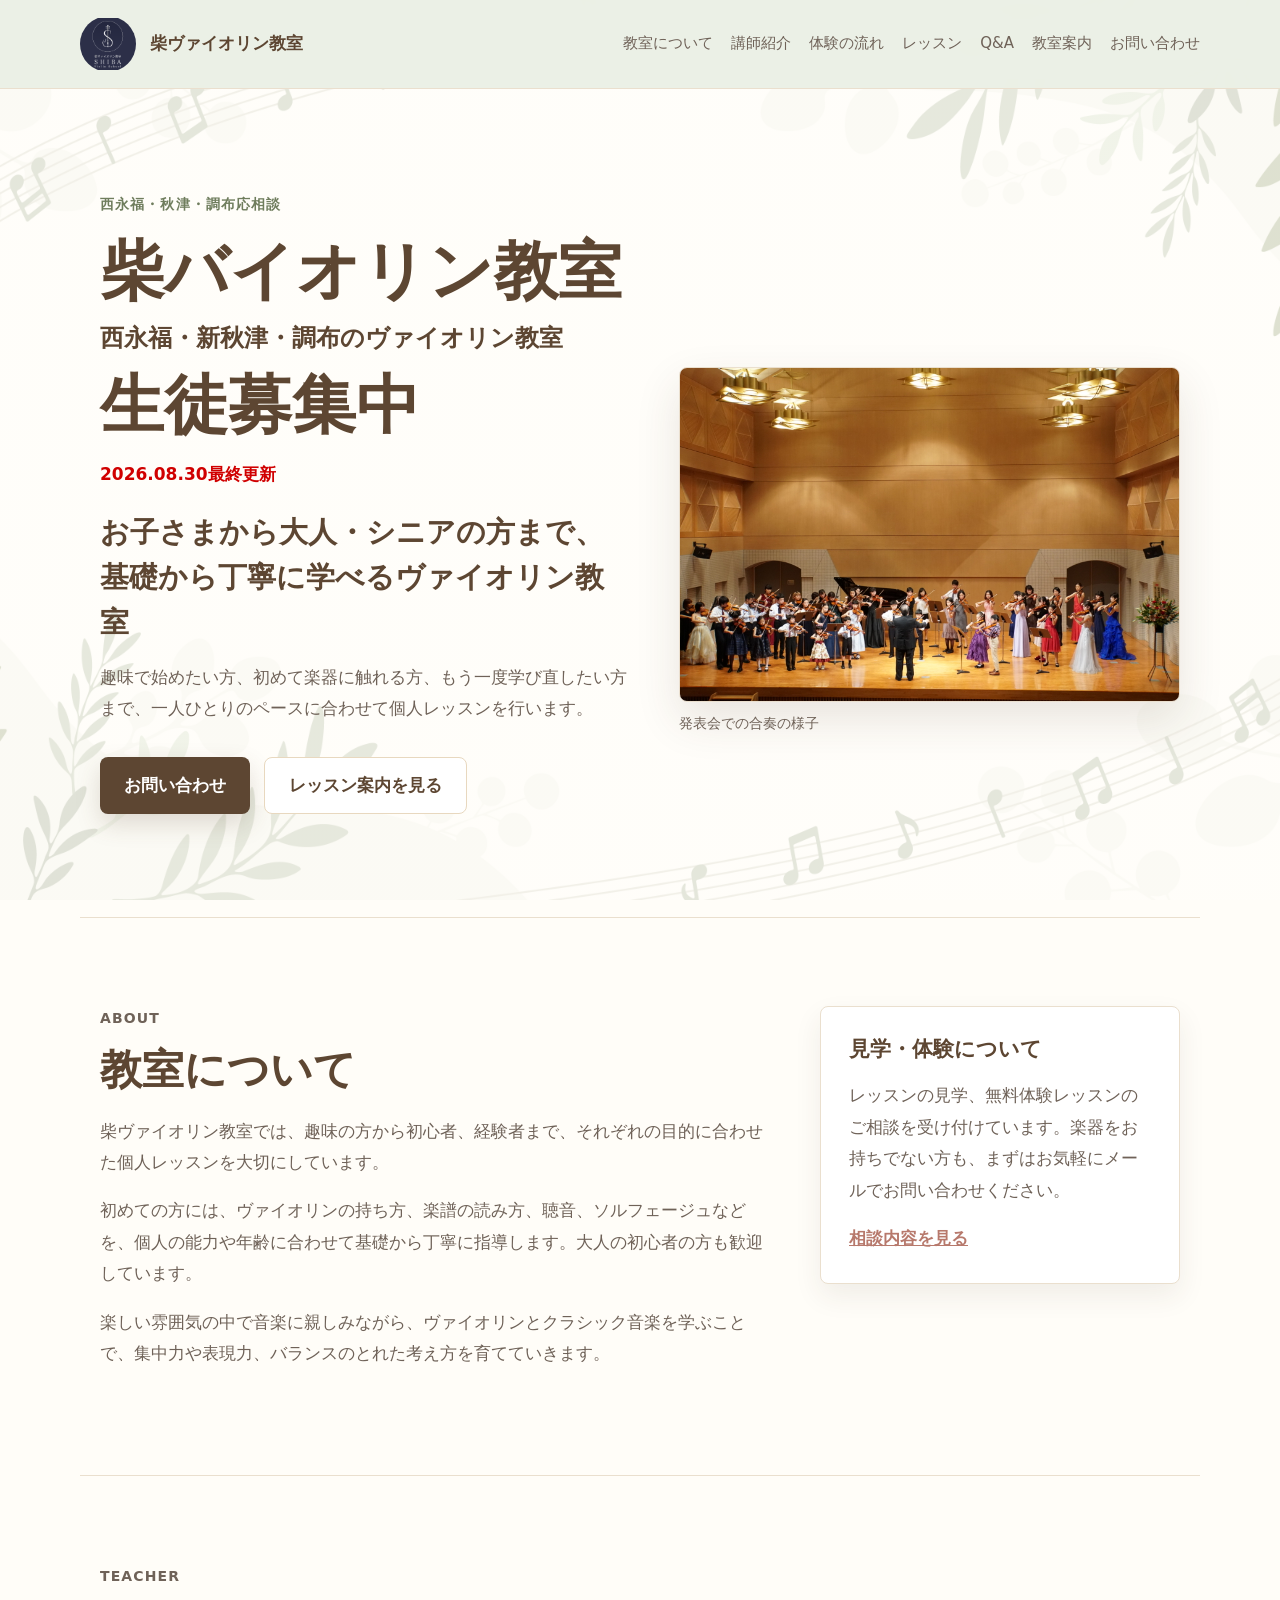
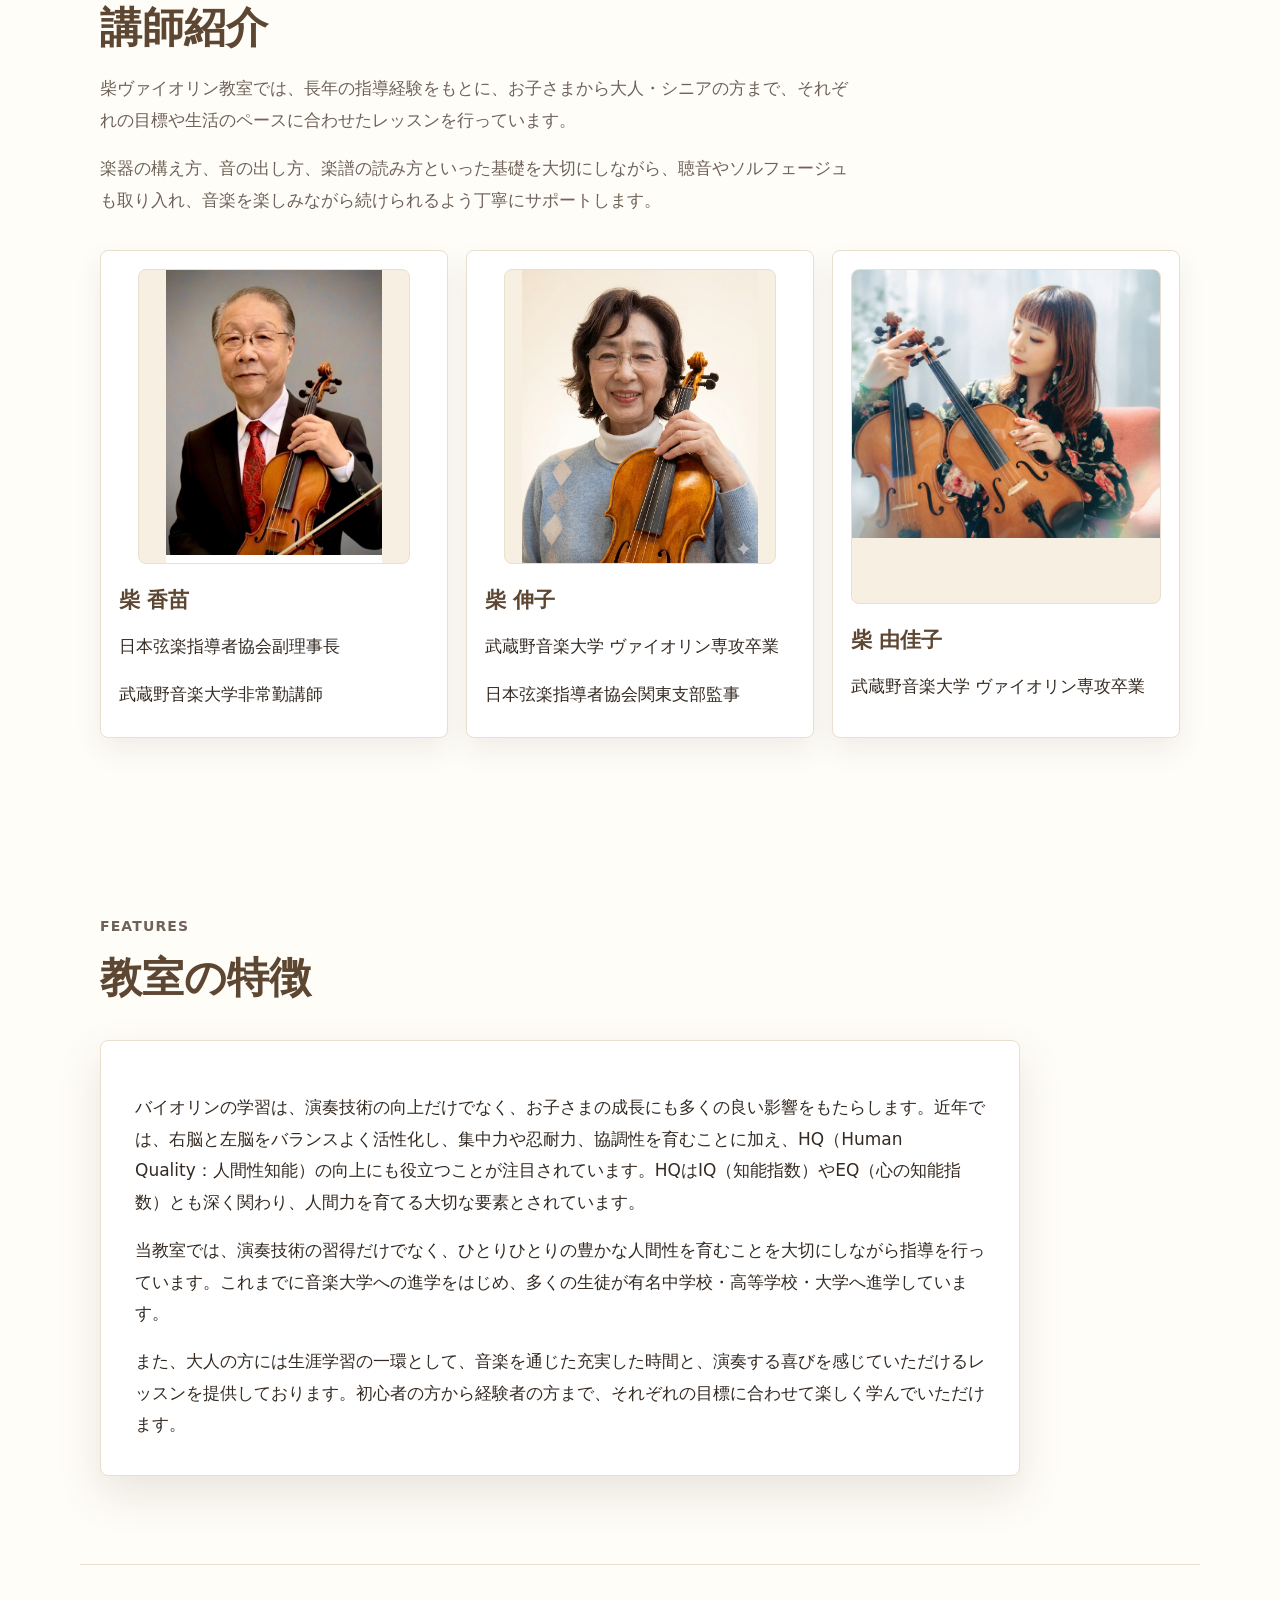
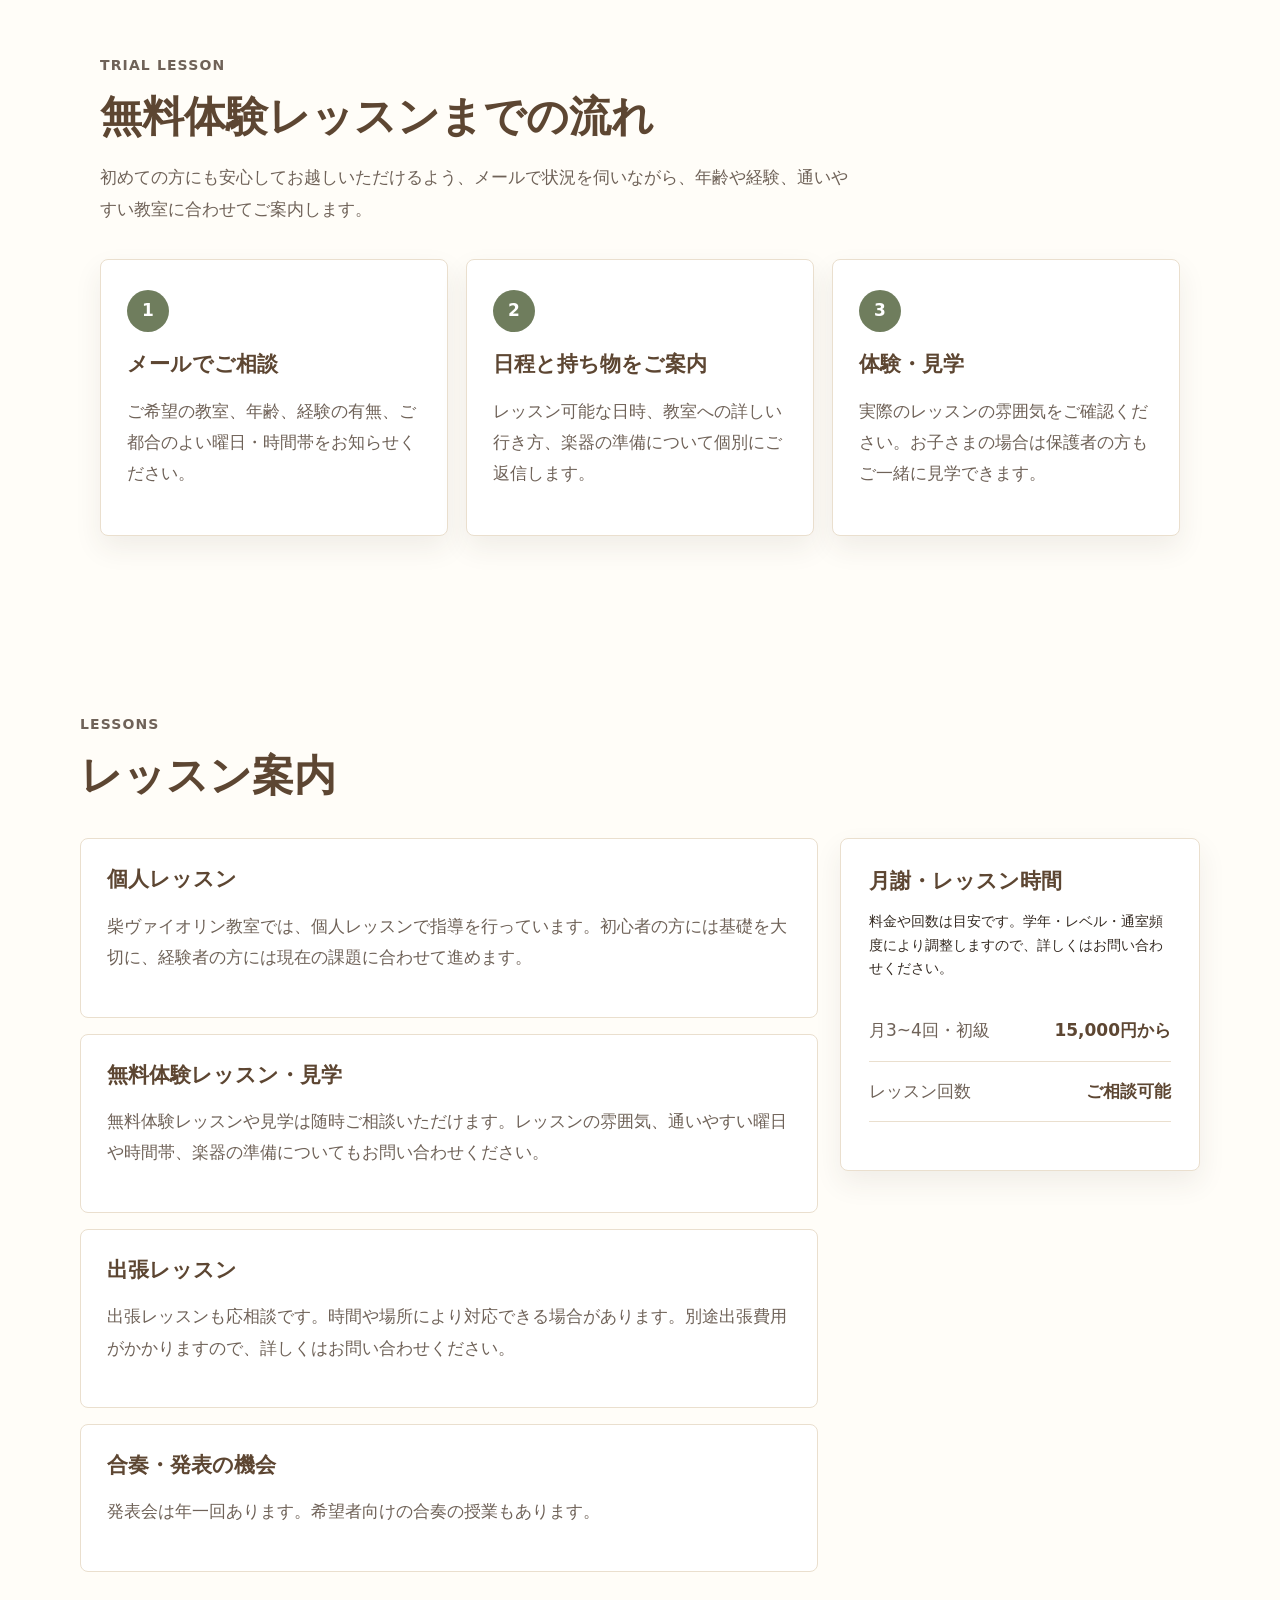
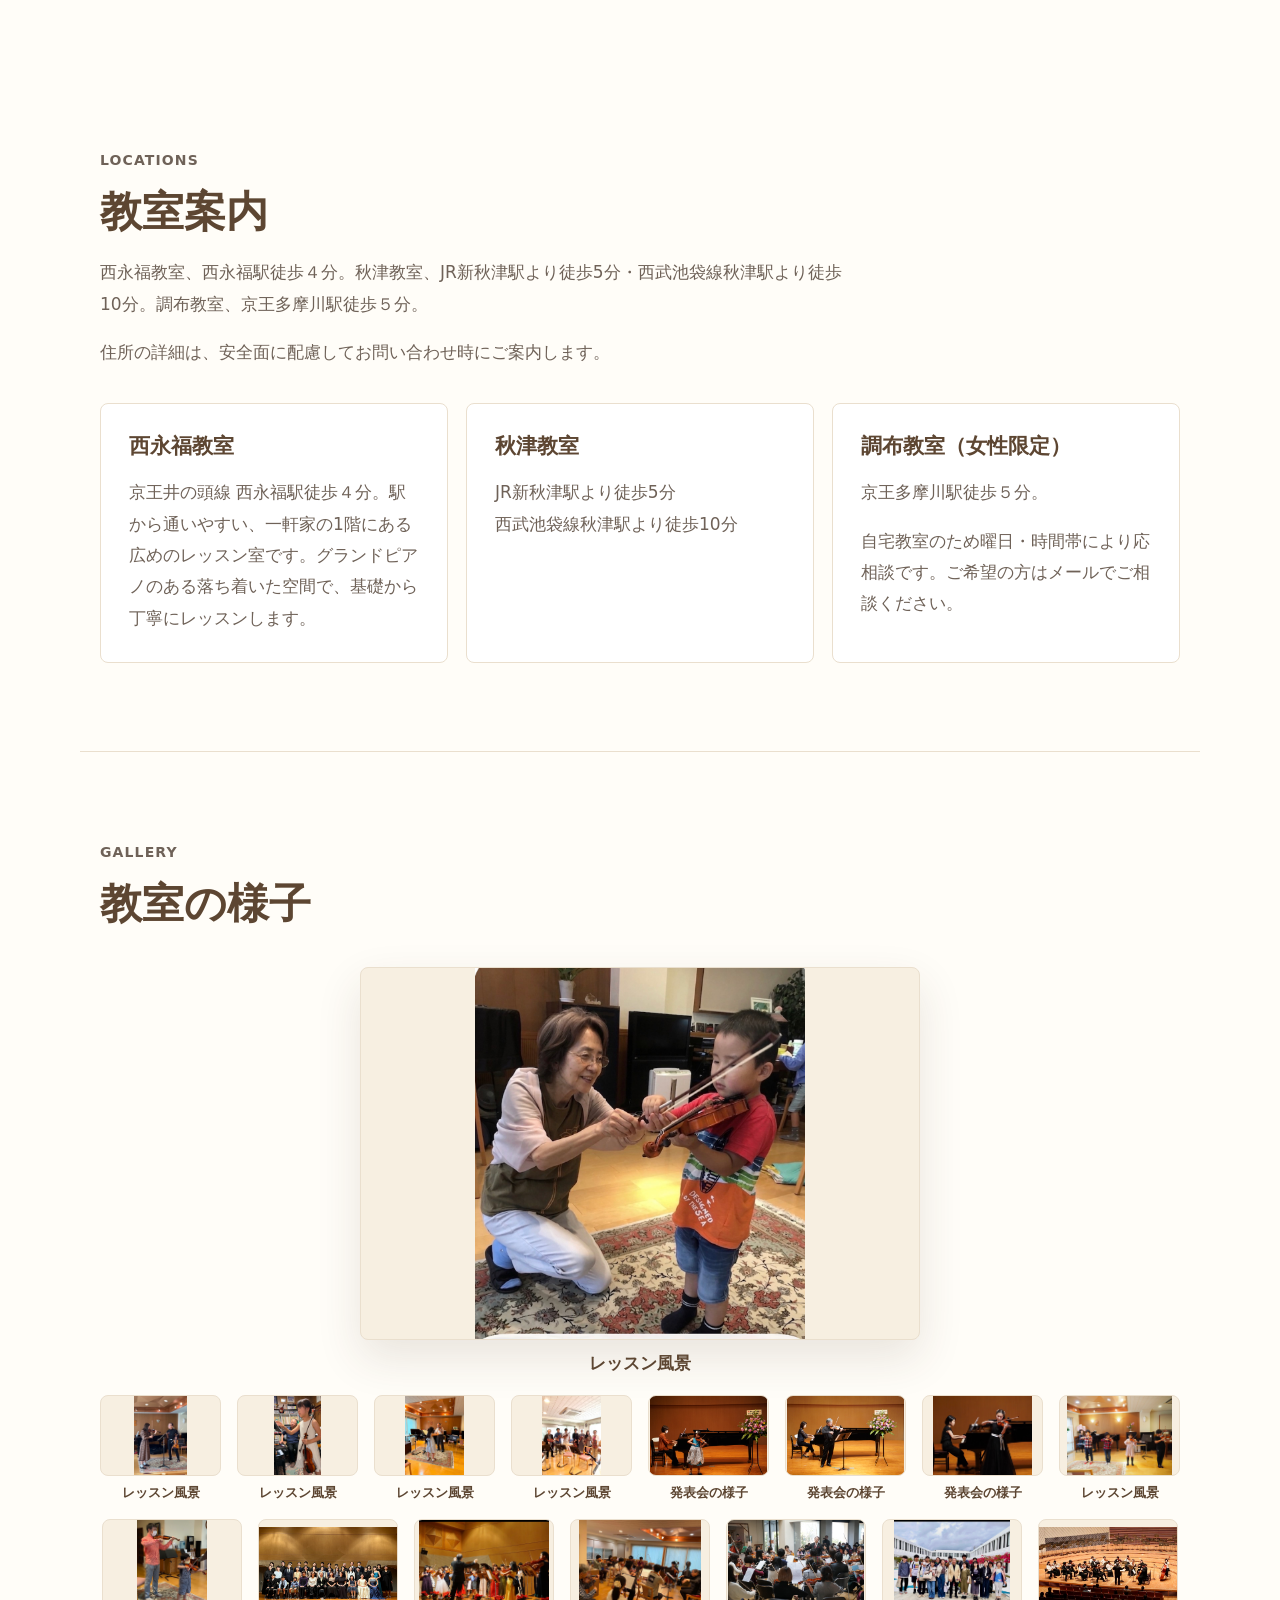
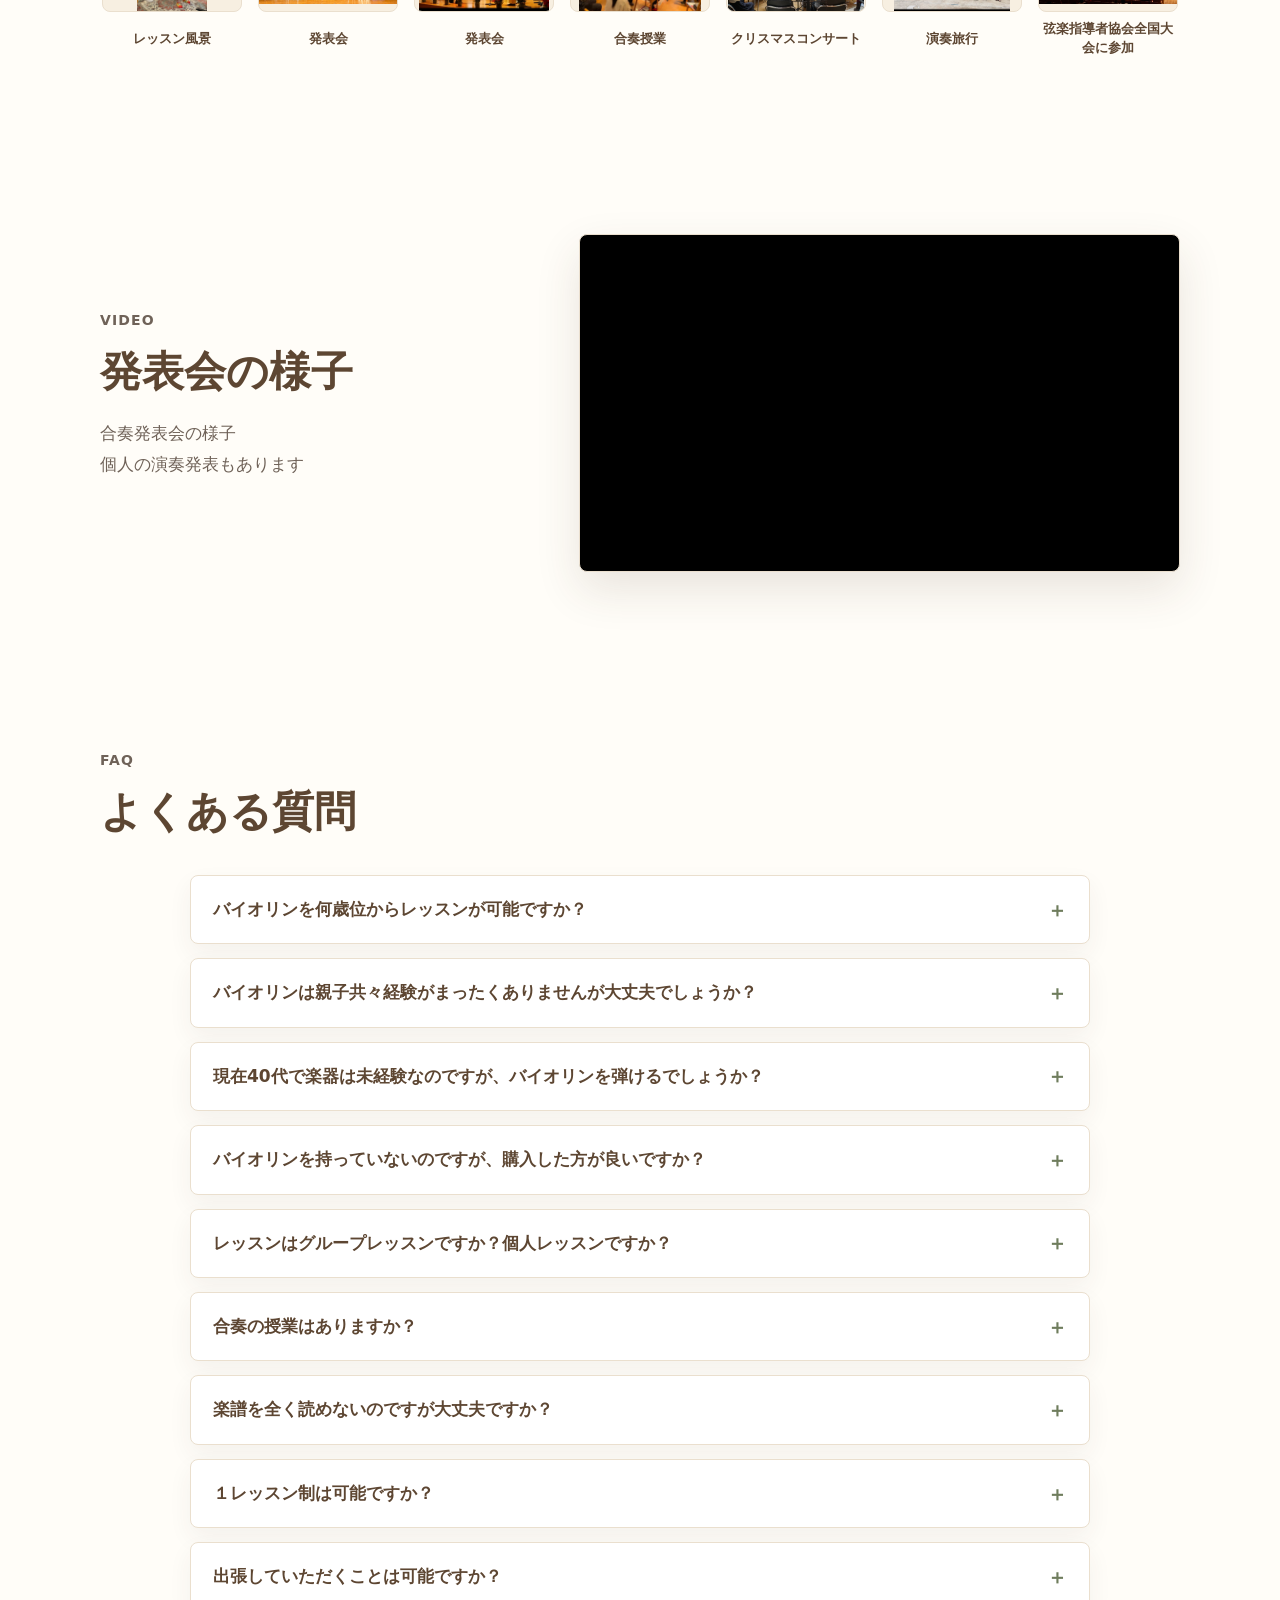
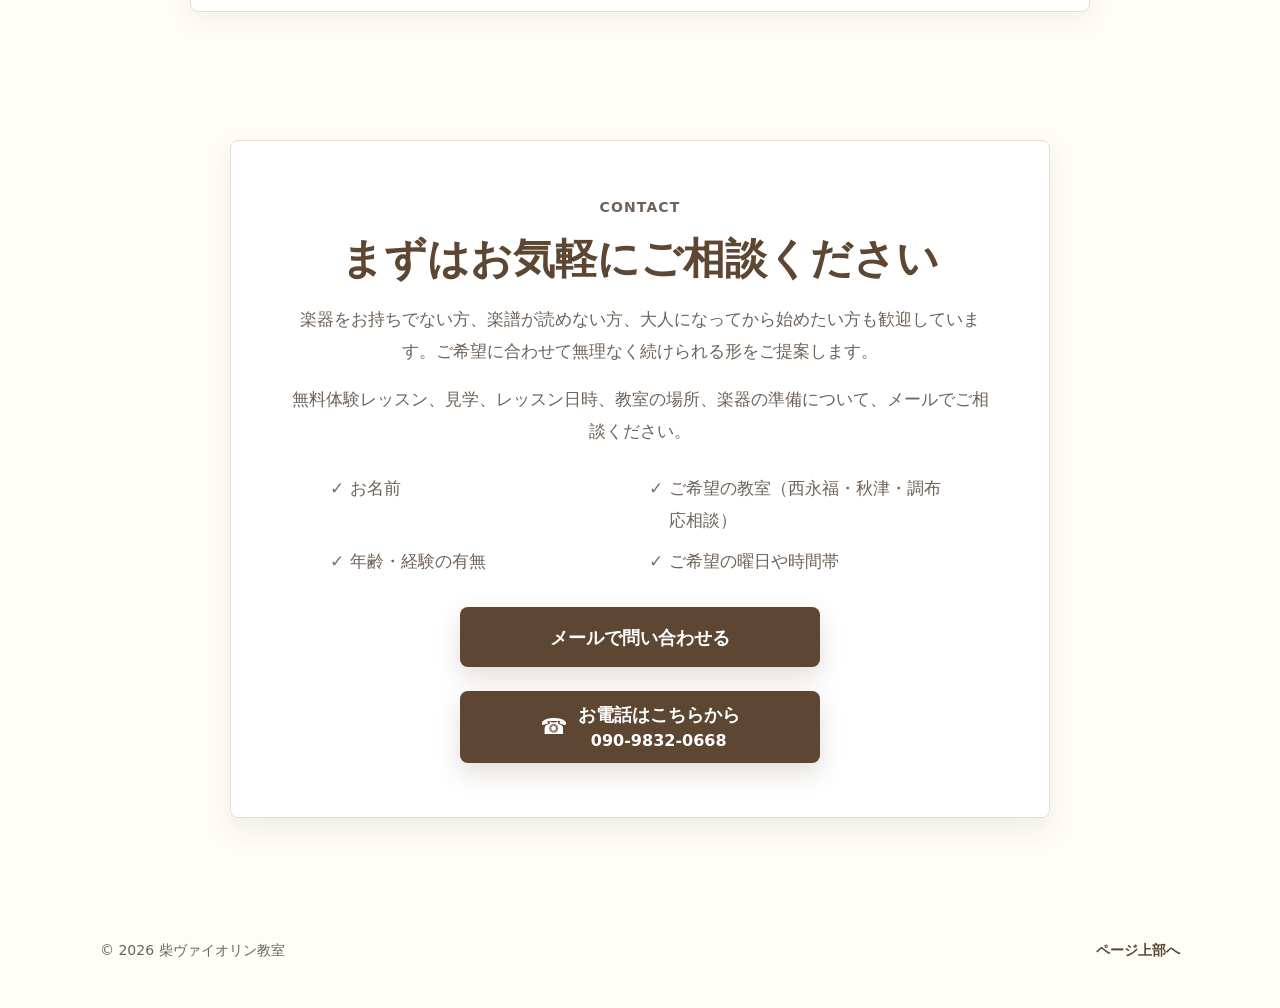
<file: index.html>
<!doctype html>
<html lang="ja">
  <head>
    <meta charset="utf-8" />
    <meta name="viewport" content="width=device-width, initial-scale=1" />
    <title>柴バイオリン教室｜西永福・新秋津・調布</title>
    <meta
      name="description"
      content="柴ヴァイオリン教室は、西永福を中心に、子どもから大人・シニアの方まで基礎から丁寧に学べる個人ヴァイオリン教室です。初心者、趣味の方、経験者、無料体験レッスンのご相談をメールで受け付けています。"
    />
    <meta name="robots" content="index, follow, max-image-preview:large" />
    <meta name="format-detection" content="telephone=no" />
    <meta property="og:type" content="website" />
    <meta property="og:site_name" content="柴バイオリン教室" />
    <meta
      property="og:title"
      content="柴バイオリン教室｜西永福・新秋津・調布"
    />
    <meta
      property="og:description"
      content="お子さまから大人・シニアの方まで、基礎から丁寧に学べるヴァイオリン教室。西永福・秋津・調布応相談。"
    />
    <meta
      property="og:image"
      content="https://shibaviolinclass.github.io/shiba-violin-site/assets/images/hero-main.jpg"
    />
    <meta property="og:image:alt" content="発表会で合奏している生徒の様子" />
    <meta
      property="og:url"
      content="https://shibaviolinclass.github.io/shiba-violin-site/"
    />
    <meta name="twitter:card" content="summary_large_image" />
    <meta
      name="twitter:image"
      content="https://shibaviolinclass.github.io/shiba-violin-site/assets/images/hero-main.jpg"
    />
    <link
      rel="canonical"
      href="https://shibaviolinclass.github.io/shiba-violin-site/"
    />
    <link
      rel="sitemap"
      type="application/xml"
      href="https://shibaviolinclass.github.io/shiba-violin-site/sitemap.xml"
    />
    <link rel="icon" href="assets/images/shiba-favicon-square.png" type="image/png" sizes="512x512" />
    <link rel="apple-touch-icon" href="assets/images/logo3.png" />
    <link rel="stylesheet" href="assets/css/styles.css?v=20260901-3" />
    <script type="application/ld+json">
      {
        "@context": "https://schema.org",
        "@graph": [
          {
            "@type": "WebSite",
            "@id": "https://shibaviolinclass.github.io/shiba-violin-site/#website",
            "name": "柴バイオリン教室",
            "alternateName": "柴ヴァイオリン教室",
            "url": "https://shibaviolinclass.github.io/shiba-violin-site/"
          },
          {
            "@type": "WebPage",
            "@id": "https://shibaviolinclass.github.io/shiba-violin-site/#webpage",
            "url": "https://shibaviolinclass.github.io/shiba-violin-site/",
            "isPartOf": {
              "@id": "https://shibaviolinclass.github.io/shiba-violin-site/#website"
            },
            "primaryImageOfPage": {
              "@type": "ImageObject",
              "url": "https://shibaviolinclass.github.io/shiba-violin-site/assets/images/hero-main.jpg"
            }
          }
        ]
      }
    </script>
  </head>
  <body>
    <header class="site-header" data-header>
      <a class="brand" href="#top" aria-label="柴ヴァイオリン教室 トップへ">
        <img
          class="brand-logo"
          src="assets/images/logo3.png"
          alt=""
          width="40"
          height="40"
          aria-hidden="true"
        />
        <span>柴ヴァイオリン教室</span>
      </a>
      <button
        class="nav-toggle"
        type="button"
        aria-expanded="false"
        aria-controls="site-nav"
        data-nav-toggle
      >
        <span></span>
        <span></span>
        <span></span>
        <span class="sr-only">メニュー</span>
      </button>
      <nav id="site-nav" class="site-nav" data-nav>
        <a href="#about">教室について</a>
        <a href="#instructors">講師紹介</a>
        <a href="#trial">体験の流れ</a>
        <a href="#lessons">レッスン</a>
        <a href="#faq">Q&A</a>
        <a href="#locations">教室案内</a>
        <a href="#contact">お問い合わせ</a>
      </nav>
    </header>

    <main id="top">
      <section class="hero section">
        <div class="hero-copy">
          <p class="eyebrow">西永福・秋津・調布応相談</p>
          <h1>
            <span class="hero-title-line">柴バイオリン教室</span>
            <span class="hero-title-line hero-title-location"
              >西永福・新秋津・調布のヴァイオリン教室</span
            >
            <span class="hero-title-line hero-title-recruitment"
              >生徒募集中</span
            >
          </h1>
          <p class="hero-updated">
            <time datetime="2026-08-30">2026.08.30最終更新</time>
          </p>
          <p class="lead">
            お子さまから大人・シニアの方まで、基礎から丁寧に学べるヴァイオリン教室
          </p>
          <p>
            趣味で始めたい方、初めて楽器に触れる方、もう一度学び直したい方まで、一人ひとりのペースに合わせて個人レッスンを行います。
          </p>
          <div class="hero-actions">
            <a
              class="button button-primary"
              href="mailto:strad8114@gmail.com?subject=%E7%84%A1%E6%96%99%E4%BD%93%E9%A8%93%E3%83%AC%E3%83%83%E3%82%B9%E3%83%B3%E3%81%AE%E3%81%94%E7%9B%B8%E8%AB%87"
              >お問い合わせ</a
            >
            <a class="button button-secondary" href="#lessons"
              >レッスン案内を見る</a
            >
          </div>
        </div>
        <figure class="hero-media">
          <img
            src="assets/images/hero-main.jpg"
            alt="発表会で合奏している生徒さんたちの写真"
            width="1620"
            height="1080"
          />
          <figcaption>発表会での合奏の様子</figcaption>
        </figure>
      </section>

      <section id="about" class="section split-section">
        <div>
          <p class="eyebrow">About</p>
          <h2>教室について</h2>
          <p>
            柴ヴァイオリン教室では、趣味の方から初心者、経験者まで、それぞれの目的に合わせた個人レッスンを大切にしています。
          </p>
          <p>
            初めての方には、ヴァイオリンの持ち方、楽譜の読み方、聴音、ソルフェージュなどを、個人の能力や年齢に合わせて基礎から丁寧に指導します。大人の初心者の方も歓迎しています。
          </p>
          <p>
            楽しい雰囲気の中で音楽に親しみながら、ヴァイオリンとクラシック音楽を学ぶことで、集中力や表現力、バランスのとれた考え方を育てていきます。
          </p>
        </div>
        <aside class="note-panel" aria-label="見学と無料体験レッスン">
          <h3>見学・体験について</h3>
          <p>
            レッスンの見学、無料体験レッスンのご相談を受け付けています。楽器をお持ちでない方も、まずはお気軽にメールでお問い合わせください。
          </p>
          <a href="#contact">相談内容を見る</a>
        </aside>
      </section>

      <section id="instructors" class="section instructor-section">
        <div class="section-heading">
          <p class="eyebrow">Teacher</p>
          <h2>講師紹介</h2>
          <p>
            柴ヴァイオリン教室では、長年の指導経験をもとに、お子さまから大人・シニアの方まで、それぞれの目標や生活のペースに合わせたレッスンを行っています。
          </p>
          <p>
            楽器の構え方、音の出し方、楽譜の読み方といった基礎を大切にしながら、聴音やソルフェージュも取り入れ、音楽を楽しみながら続けられるよう丁寧にサポートします。
          </p>
        </div>
        <div class="instructor-grid">
          <article class="instructor-card">
            <img
              class="instructor-photo instructor-photo-small"
              src="assets/images/instructor-kanae.jpg"
              alt="柴 香苗先生の写真"
              width="1170"
              height="1560"
            />
            <h3>柴 香苗</h3>
            <p>日本弦楽指導者協会副理事長</p>
            <p>武蔵野音楽大学非常勤講師</p>
          </article>
          <article class="instructor-card">
            <img
              class="instructor-photo instructor-photo-small"
              src="assets/images/instructor-nobuko.jpeg"
              alt="柴 伸子先生の写真"
              width="640"
              height="720"
            />
            <h3>柴 伸子</h3>
            <p>武蔵野音楽大学 ヴァイオリン専攻卒業</p>
            <p>日本弦楽指導者協会関東支部監事</p>
          </article>
          <article class="instructor-card">
            <img
              class="instructor-photo"
              src="assets/images/instructor-yukako.jpg"
              alt="柴 由佳子先生の写真"
              width="640"
              height="720"
            />
            <h3>柴 由佳子</h3>
            <p>武蔵野音楽大学 ヴァイオリン専攻卒業</p>
          </article>
        </div>
      </section>

      <section id="features" class="section">
        <div class="section-heading">
          <p class="eyebrow">Features</p>
          <h2>教室の特徴</h2>
        </div>
        <div class="feature-text">
          <p>
            バイオリンの学習は、演奏技術の向上だけでなく、お子さまの成長にも多くの良い影響をもたらします。近年では、右脳と左脳をバランスよく活性化し、集中力や忍耐力、協調性を育むことに加え、HQ（Human
            Quality：人間性知能）の向上にも役立つことが注目されています。HQはIQ（知能指数）やEQ（心の知能指数）とも深く関わり、人間力を育てる大切な要素とされています。
          </p>
          <p>
            当教室では、演奏技術の習得だけでなく、ひとりひとりの豊かな人間性を育むことを大切にしながら指導を行っています。これまでに音楽大学への進学をはじめ、多くの生徒が有名中学校・高等学校・大学へ進学しています。
          </p>
          <p>
            また、大人の方には生涯学習の一環として、音楽を通じた充実した時間と、演奏する喜びを感じていただけるレッスンを提供しております。初心者の方から経験者の方まで、それぞれの目標に合わせて楽しく学んでいただけます。
          </p>
        </div>
      </section>

      <section id="trial" class="section trial-section">
        <div class="section-heading">
          <p class="eyebrow">Trial Lesson</p>
          <h2>無料体験レッスンまでの流れ</h2>
          <p>
            初めての方にも安心してお越しいただけるよう、メールで状況を伺いながら、年齢や経験、通いやすい教室に合わせてご案内します。
          </p>
        </div>
        <ol class="trial-steps">
          <li>
            <span class="step-number">1</span>
            <h3>メールでご相談</h3>
            <p>
              ご希望の教室、年齢、経験の有無、ご都合のよい曜日・時間帯をお知らせください。
            </p>
          </li>
          <li>
            <span class="step-number">2</span>
            <h3>日程と持ち物をご案内</h3>
            <p>
              レッスン可能な日時、教室への詳しい行き方、楽器の準備について個別にご返信します。
            </p>
          </li>
          <li>
            <span class="step-number">3</span>
            <h3>体験・見学</h3>
            <p>
              実際のレッスンの雰囲気をご確認ください。お子さまの場合は保護者の方もご一緒に見学できます。
            </p>
          </li>
        </ol>
      </section>

      <section id="lessons" class="section lesson-section">
        <div class="section-heading">
          <p class="eyebrow">Lessons</p>
          <h2>レッスン案内</h2>
        </div>
        <div class="lesson-layout">
          <div class="lesson-list">
            <article class="lesson-item">
              <h3>個人レッスン</h3>
              <p>
                柴ヴァイオリン教室では、個人レッスンで指導を行っています。初心者の方には基礎を大切に、経験者の方には現在の課題に合わせて進めます。
              </p>
            </article>
            <article class="lesson-item">
              <h3>無料体験レッスン・見学</h3>
              <p>
                無料体験レッスンや見学は随時ご相談いただけます。レッスンの雰囲気、通いやすい曜日や時間帯、楽器の準備についてもお問い合わせください。
              </p>
            </article>
            <article class="lesson-item">
              <h3>出張レッスン</h3>
              <p>
                出張レッスンも応相談です。時間や場所により対応できる場合があります。別途出張費用がかかりますので、詳しくはお問い合わせください。
              </p>
            </article>
            <article class="lesson-item">
              <h3>合奏・発表の機会</h3>
              <p>発表会は年一回あります。希望者向けの合奏の授業もあります。</p>
            </article>
          </div>
          <aside class="price-box">
            <h3>月謝・レッスン時間</h3>
            <p class="small">
              料金や回数は目安です。学年・レベル・通室頻度により調整しますので、詳しくはお問い合わせください。
            </p>
            <dl>
              <div>
                <dt>月3~4回・初級</dt>
                <dd>15,000円から</dd>
              </div>
              <div>
                <dt>レッスン回数</dt>
                <dd>ご相談可能</dd>
              </div>
            </dl>
          </aside>
        </div>
      </section>

      <section id="locations" class="section">
        <div class="section-heading">
          <p class="eyebrow">Locations</p>
          <h2>教室案内</h2>
          <p>
            西永福教室、西永福駅徒歩４分。秋津教室、JR新秋津駅より徒歩5分・西武池袋線秋津駅より徒歩10分。調布教室、京王多摩川駅徒歩５分。
          </p>
          <p>住所の詳細は、安全面に配慮してお問い合わせ時にご案内します。</p>
        </div>
        <div class="location-grid">
          <article class="location-card">
            <h3>西永福教室</h3>
            <p>
              京王井の頭線
              西永福駅徒歩４分。駅から通いやすい、一軒家の1階にある広めのレッスン室です。グランドピアノのある落ち着いた空間で、基礎から丁寧にレッスンします。
            </p>
          </article>
          <article class="location-card">
            <h3>秋津教室</h3>
            <p>JR新秋津駅より徒歩5分<br />西武池袋線秋津駅より徒歩10分</p>
          </article>
          <article class="location-card">
            <h3 class="location-title-nowrap">調布教室（女性限定）</h3>
            <p>京王多摩川駅徒歩５分。</p>
            <p>
              自宅教室のため曜日・時間帯により応相談です。ご希望の方はメールでご相談ください。
            </p>
          </article>
        </div>
      </section>

      <section id="gallery" class="section gallery-section">
        <div class="section-heading">
          <p class="eyebrow">Gallery</p>
          <h2>教室の様子</h2>
        </div>
        <div class="gallery-viewer" data-gallery>
          <figure class="gallery-main">
            <img
              src="assets/images/Lesson1.jpg"
              alt="レッスン風景"
              width="1200"
              height="800"
              data-gallery-main-image
            />
            <figcaption data-gallery-main-caption>レッスン風景</figcaption>
          </figure>
          <div class="gallery-thumbnails" aria-label="教室紹介写真の一覧">
            <button class="gallery-thumbnail" type="button" data-gallery-thumb>
              <img
                src="assets/images/lesson2.jpg"
                alt="レッスン風景"
                width="240"
                height="160"
              />
              <span>レッスン風景</span>
            </button>
            <button class="gallery-thumbnail" type="button" data-gallery-thumb>
              <img
                src="assets/images/Lesson3.jpg"
                alt="レッスン風景"
                width="240"
                height="160"
              />
              <span>レッスン風景</span>
            </button>
            <button class="gallery-thumbnail" type="button" data-gallery-thumb>
              <img
                src="assets/images/Lesson4.jpg"
                alt="レッスン風景"
                width="240"
                height="160"
              />
              <span>レッスン風景</span>
            </button>
            <button class="gallery-thumbnail" type="button" data-gallery-thumb>
              <img
                src="assets/images/Lesson5.jpg"
                alt="レッスン風景"
                width="240"
                height="160"
              />
              <span>レッスン風景</span>
            </button>
            <button class="gallery-thumbnail" type="button" data-gallery-thumb>
              <img
                src="assets/images/Lesson6.jpg"
                alt="発表会の様子"
                width="240"
                height="160"
              />
              <span>発表会の様子</span>
            </button>
            <button class="gallery-thumbnail" type="button" data-gallery-thumb>
              <img
                src="assets/images/Lesson7.jpg"
                alt="発表会の様子"
                width="240"
                height="160"
              />
              <span>発表会の様子</span>
            </button>
            <button class="gallery-thumbnail" type="button" data-gallery-thumb>
              <img
                src="assets/images/Lesson8.jpg"
                alt="発表会の様子"
                width="240"
                height="160"
              />
              <span>発表会の様子</span>
            </button>
            <button class="gallery-thumbnail" type="button" data-gallery-thumb>
              <img
                src="assets/images/Lesson9.jpg"
                alt="レッスン風景"
                width="240"
                height="160"
              />
              <span>レッスン風景</span>
            </button>
            <button class="gallery-thumbnail" type="button" data-gallery-thumb>
              <img
                src="assets/images/Lesson10.jpg"
                alt="レッスン風景"
                width="240"
                height="160"
              />
              <span>レッスン風景</span>
            </button>
            <button class="gallery-thumbnail" type="button" data-gallery-thumb>
              <img
                src="assets/images/happyoukai2.jpg"
                alt="発表会"
                width="240"
                height="160"
              />
              <span>発表会</span>
            </button>
            <button class="gallery-thumbnail" type="button" data-gallery-thumb>
              <img
                src="assets/images/happyoukai1.jpg"
                alt="発表会"
                width="240"
                height="160"
              />
              <span>発表会</span>
            </button>
            <button class="gallery-thumbnail" type="button" data-gallery-thumb>
              <img
                src="assets/images/gassou jugyou1.jpg"
                alt="合奏授業"
                width="240"
                height="160"
              />
              <span>合奏授業</span>
            </button>
            <button class="gallery-thumbnail" type="button" data-gallery-thumb>
              <img
                src="assets/images/クリスマスコンサート.jpg"
                alt="クリスマスコンサート"
                width="240"
                height="160"
              />
              <span>クリスマスコンサート</span>
            </button>
            <button class="gallery-thumbnail" type="button" data-gallery-thumb>
              <img
                src="assets/images/演奏旅行.jpg"
                alt="演奏旅行"
                width="240"
                height="160"
              />
              <span>演奏旅行</span>
            </button>
            <button class="gallery-thumbnail" type="button" data-gallery-thumb>
              <img
                src="assets/images/弦楽指導者協会全国大会に参加.jpg"
                alt="弦楽指導者協会全国大会に参加"
                width="240"
                height="160"
              />
              <span>弦楽指導者協会全国大会に参加</span>
            </button>
          </div>
        </div>
      </section>

      <section id="video" class="section video-section">
        <div class="video-copy">
          <p class="eyebrow">Video</p>
          <h2>発表会の様子</h2>
          <p>合奏発表会の様子<br />個人の演奏発表もあります</p>
        </div>
        <iframe
          class="video-embed"
          src="https://www.youtube-nocookie.com/embed/X4GUnkY05Rc"
          title="柴ヴァイオリン教室の発表会の様子"
          loading="lazy"
          referrerpolicy="strict-origin-when-cross-origin"
          allow="
            accelerometer;
            autoplay;
            clipboard-write;
            encrypted-media;
            gyroscope;
            picture-in-picture;
            web-share;
          "
          allowfullscreen
        ></iframe>
      </section>

      <section id="faq" class="section faq-section">
        <div class="section-heading">
          <p class="eyebrow">FAQ</p>
          <h2>よくある質問</h2>
        </div>
        <div class="faq-list">
          <details class="faq-item">
            <summary>バイオリンを何歳位からレッスンが可能ですか？</summary>
            <p>
              大体4歳ころからが適当だと思いますが、早いお子様では3歳半位から始めた方もおります。ただ個人差がありますので、一度見学にいらしていただき、その折に面談をいたしますのでご相談ください。
            </p>
          </details>
          <details class="faq-item">
            <summary>
              バイオリンは親子共々経験がまったくありませんが大丈夫でしょうか？
            </summary>
            <p>
              心配ありません。バイオリンの持ち方から楽譜の読み方まで一から懇切丁寧に指導致します。
            </p>
          </details>
          <details class="faq-item">
            <summary>
              現在40代で楽器は未経験なのですが、バイオリンを弾けるでしょうか？
            </summary>
            <p>大丈夫です。個々のペースに合わせて的確な指導を致します。</p>
          </details>
          <details class="faq-item">
            <summary>
              バイオリンを持っていないのですが、購入した方が良いですか？
            </summary>
            <p>
              初めての方でバイオリンをお持ちでないかたはまずご相談ください。
            </p>
            <p>
              体の大きさや腕の長さに合わせて適正なサイズをお選び致します。<br />小さいお子さんの場合、持ち方の練習に最適なサイズがあり、身長などで単純にサイズを決められない場合があります。<br />また価格帯もまちまちで必ずしも高い楽器が良いとはかぎりません
            </p>
          </details>
          <details class="faq-item">
            <summary>
              レッスンはグループレッスンですか？個人レッスンですか？
            </summary>
            <p>柴バイオリン教室では個人レッスンでの指導を行っています。</p>
          </details>
          <details class="faq-item">
            <summary>合奏の授業はありますか？</summary>
            <p>
              月一度のペースで行っております。（希望者）<br />初級と中・上級の2つのクラスに分かれており、きめの細かい指導を行います。
            </p>
          </details>
          <details class="faq-item">
            <summary>楽譜を全く読めないのですが大丈夫ですか？</summary>
            <p>
              大丈夫です。年齢に応じた楽譜の読み方をご指導致します。<br />またソルフェージュを併用したレッスンを行います。
            </p>
          </details>
          <details class="faq-item">
            <summary>１レッスン制は可能ですか？</summary>
            <p>可能です。ご相談ください。</p>
          </details>
          <details class="faq-item">
            <summary>出張していただくことは可能ですか？</summary>
            <p>
              時間や場所によっては可能です。その場合別途出張費用がかかります。
            </p>
          </details>
        </div>
      </section>
     

      <section id="contact" class="section contact-section">
        <div class="contact-card">
          <p class="eyebrow">Contact</p>
          <h2>まずはお気軽にご相談ください</h2>
          <p>
            楽器をお持ちでない方、楽譜が読めない方、大人になってから始めたい方も歓迎しています。ご希望に合わせて無理なく続けられる形をご提案します。
          </p>
          <p>
            無料体験レッスン、見学、レッスン日時、教室の場所、楽器の準備について、メールでご相談ください。
          </p>
          <ul class="contact-list">
            <li>お名前</li>
            <li>ご希望の教室（西永福・秋津・調布応相談）</li>
            <li>年齢・経験の有無</li>
            <li>ご希望の曜日や時間帯</li>
          </ul>
          <a
            class="button button-primary large"
            href="mailto:strad8114@gmail.com?subject=%E6%9F%B4%E3%83%B4%E3%82%A1%E3%82%A4%E3%82%AA%E3%83%AA%E3%83%B3%E6%95%99%E5%AE%A4%E3%81%B8%E3%81%AE%E3%81%94%E7%9B%B8%E8%AB%87&body=%E3%81%8A%E5%90%8D%E5%89%8D%EF%BC%9A%0A%E3%81%94%E5%B8%8C%E6%9C%9B%E3%81%AE%E6%95%99%E5%AE%A4%EF%BC%9A%0A%E5%B9%B4%E9%BD%A2%E3%83%BB%E7%B5%8C%E9%A8%93%EF%BC%9A%0A%E3%81%94%E5%B8%8C%E6%9C%9B%E3%81%AE%E6%9B%9C%E6%97%A5%E3%83%BB%E6%99%82%E9%96%93%E5%B8%AF%EF%BC%9A%0A%E3%81%94%E7%9B%B8%E8%AB%87%E5%86%85%E5%AE%B9%EF%BC%9A"
            >メールで問い合わせる</a
          >
          <div class="phone-contact">
            <a
              class="button button-primary large phone-button"
              href="tel:09098320668"
              aria-label="090-9832-0668へ電話をかける"
            >
              <span class="phone-mark" aria-hidden="true">☎</span>
              <span class="phone-button-text">
                <span>お電話はこちらから</span>
                <span class="phone-button-number">090-9832-0668</span>
              </span>
            </a>
          </div>
        </div>
      </section>
    </main>

    <footer class="site-footer">
      <p>&copy; <span data-year></span> 柴ヴァイオリン教室</p>
      <a href="#top">ページ上部へ</a>
    </footer>

    <script src="assets/js/main.js"></script>
  </body>
</html>
</file>
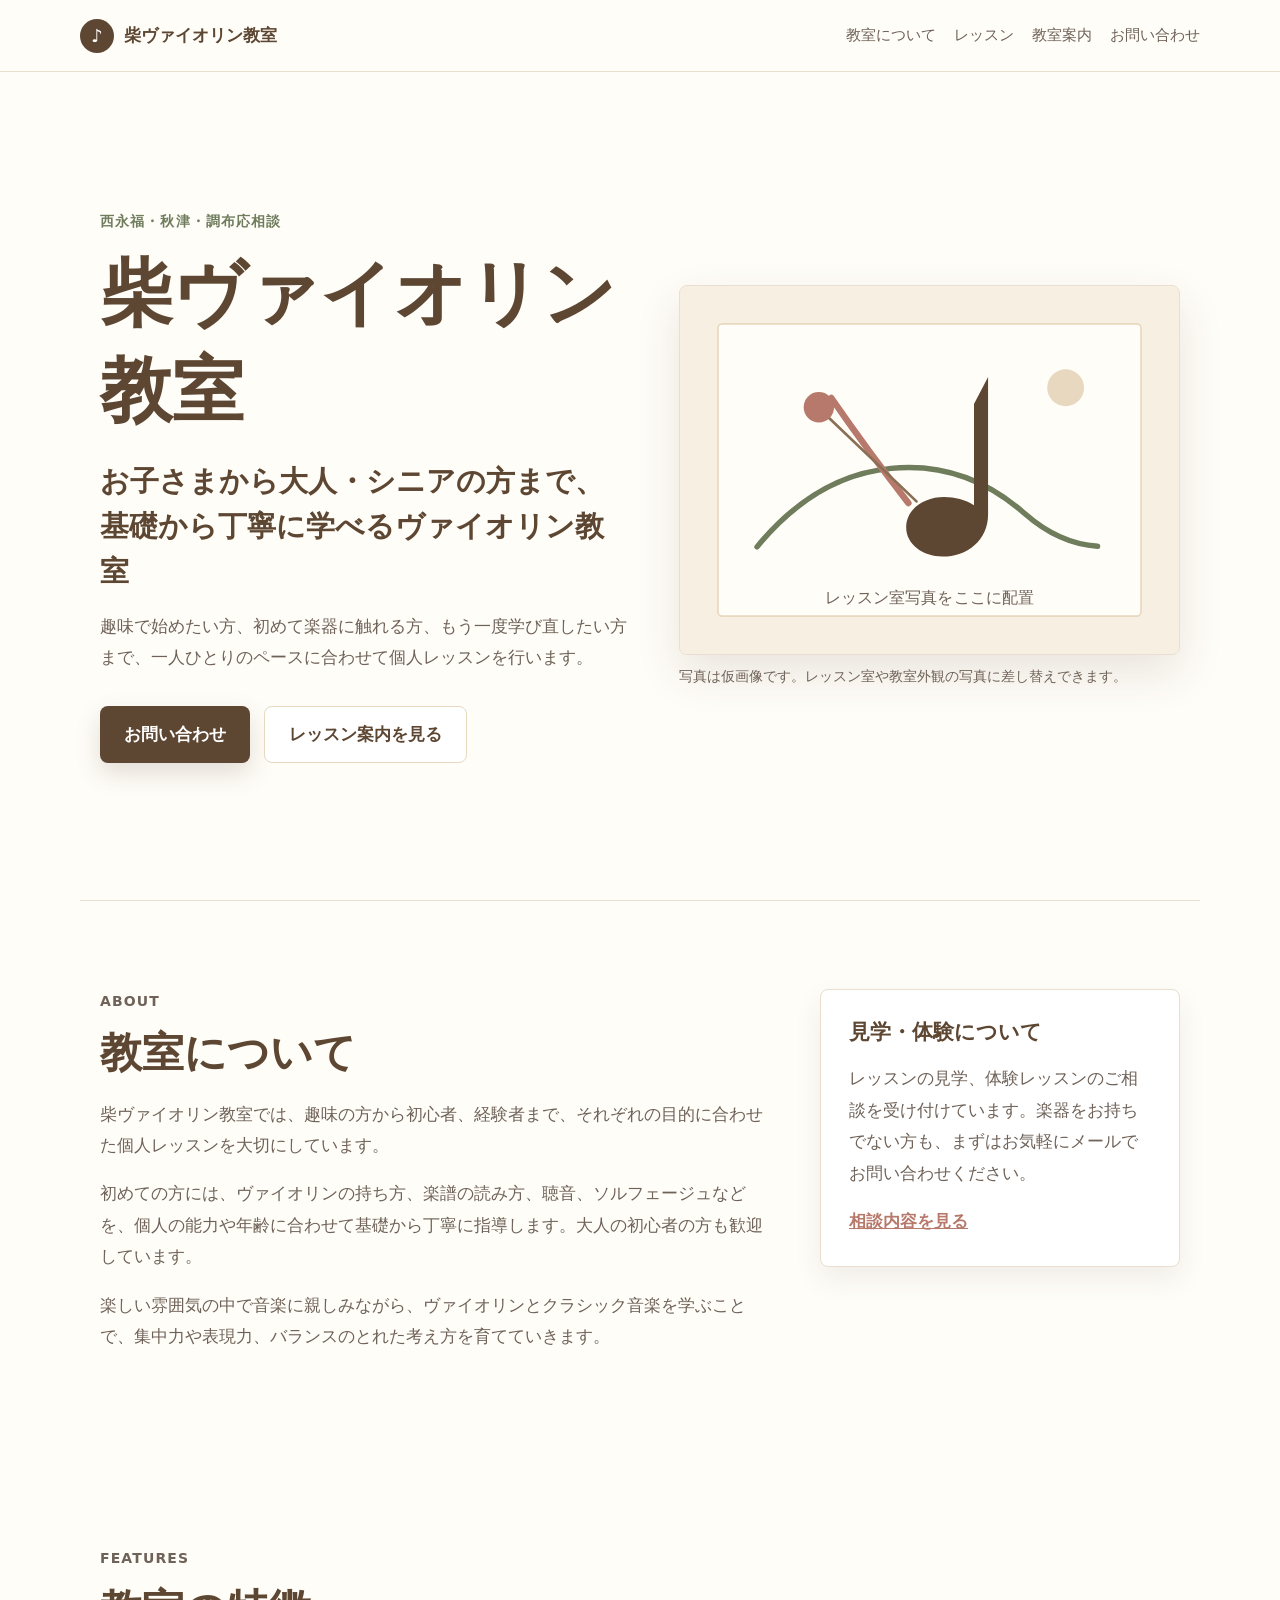
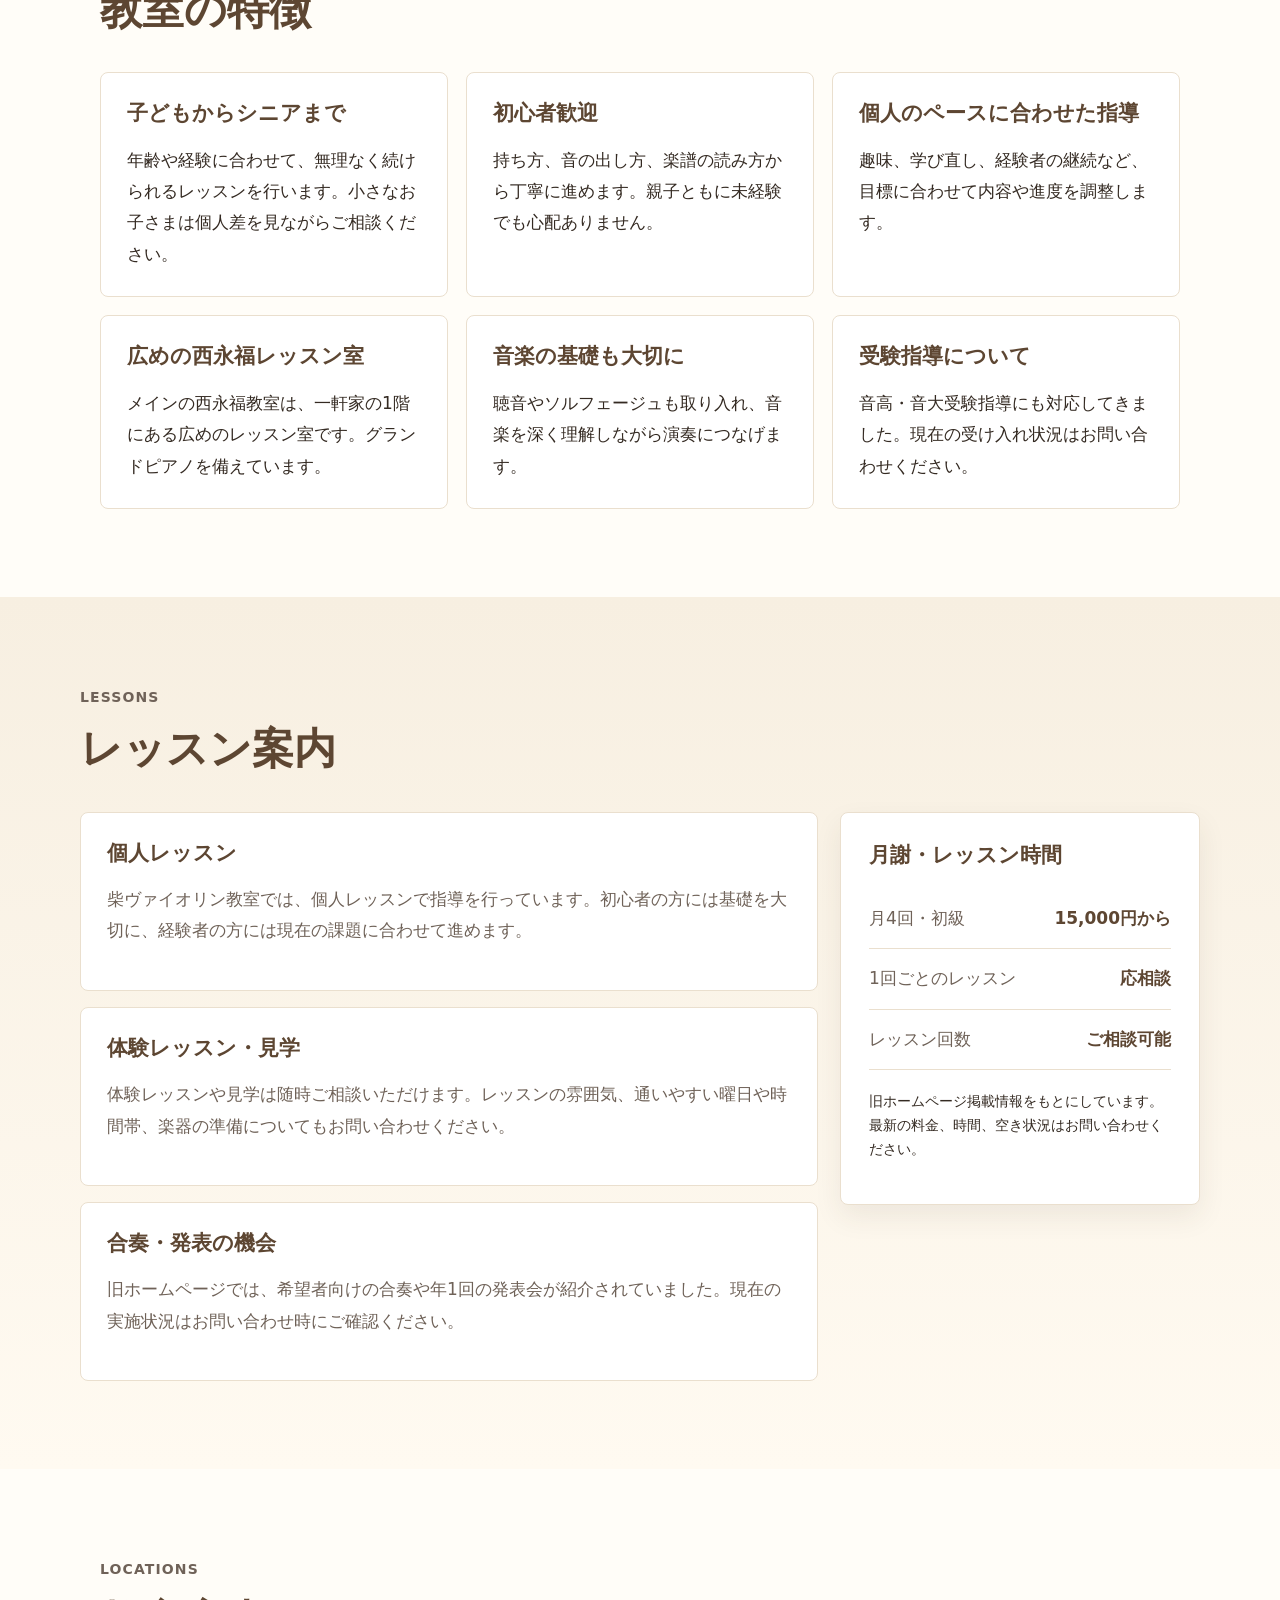
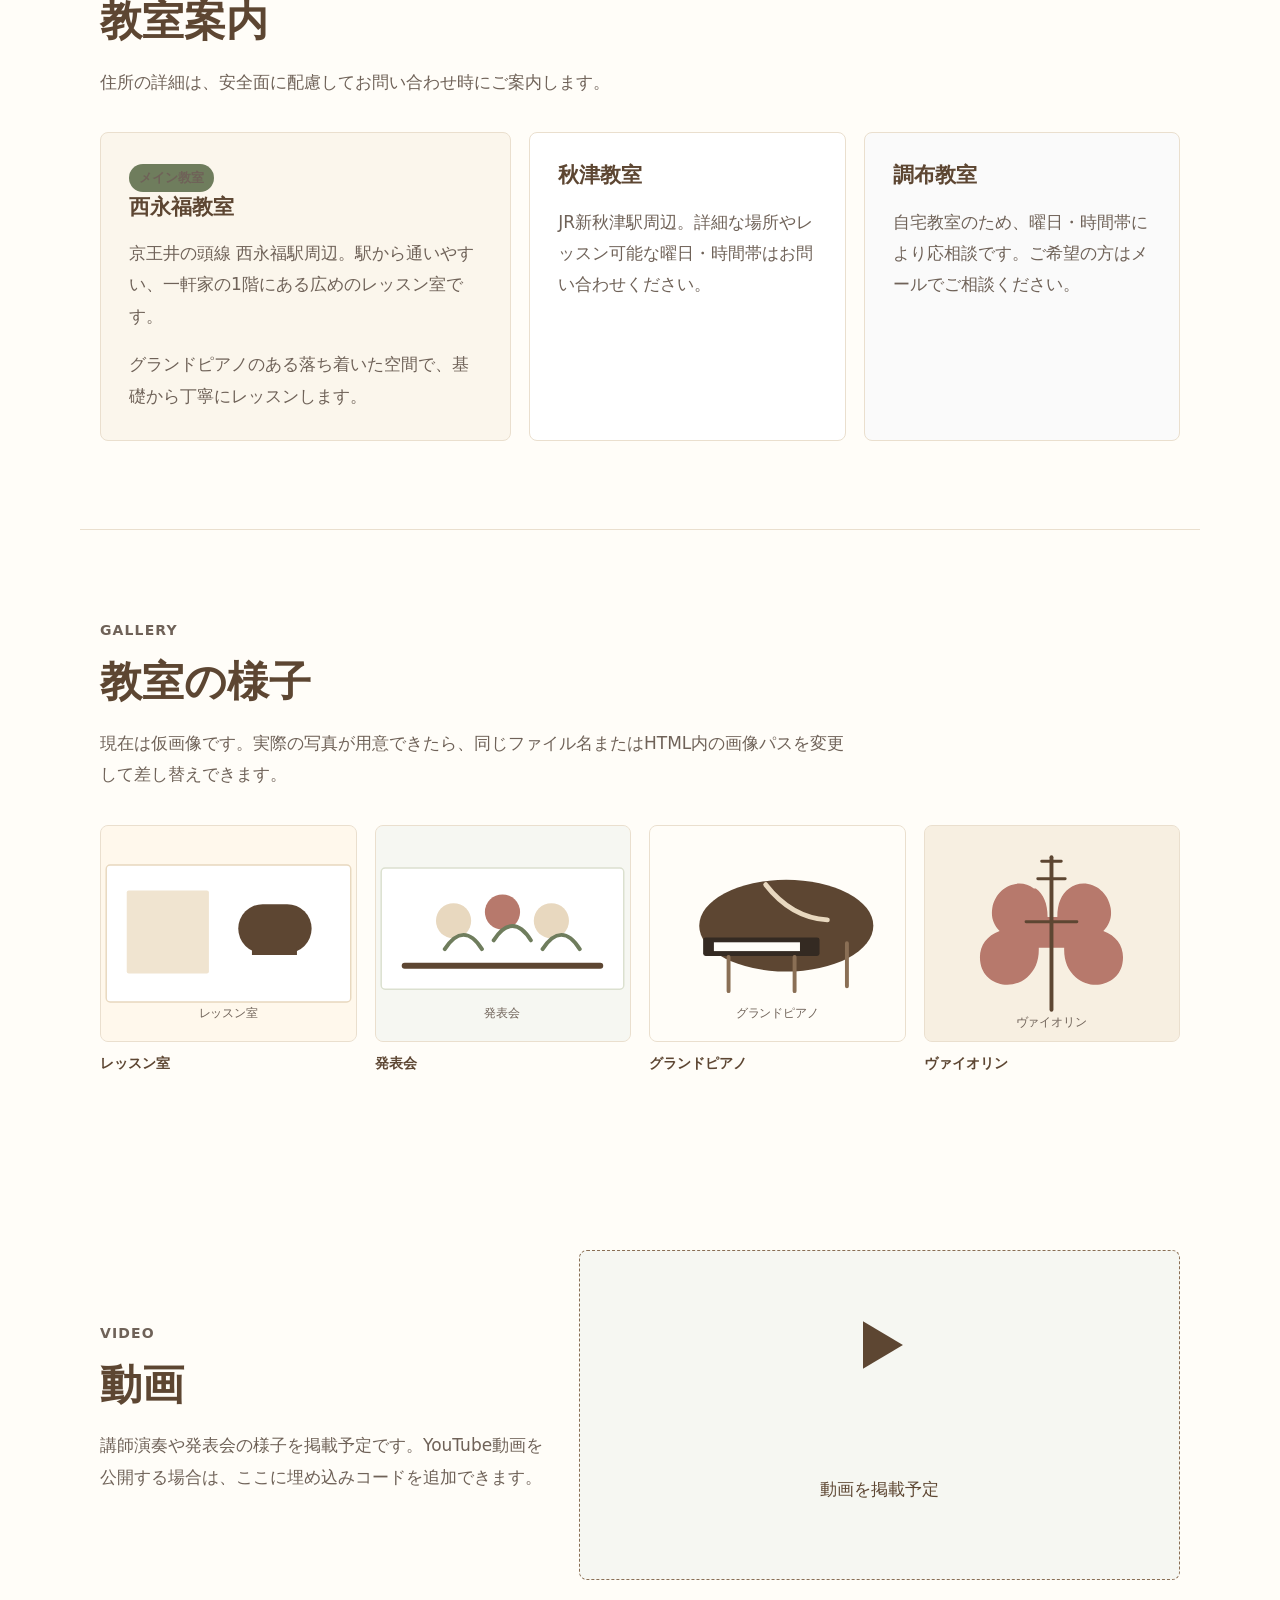
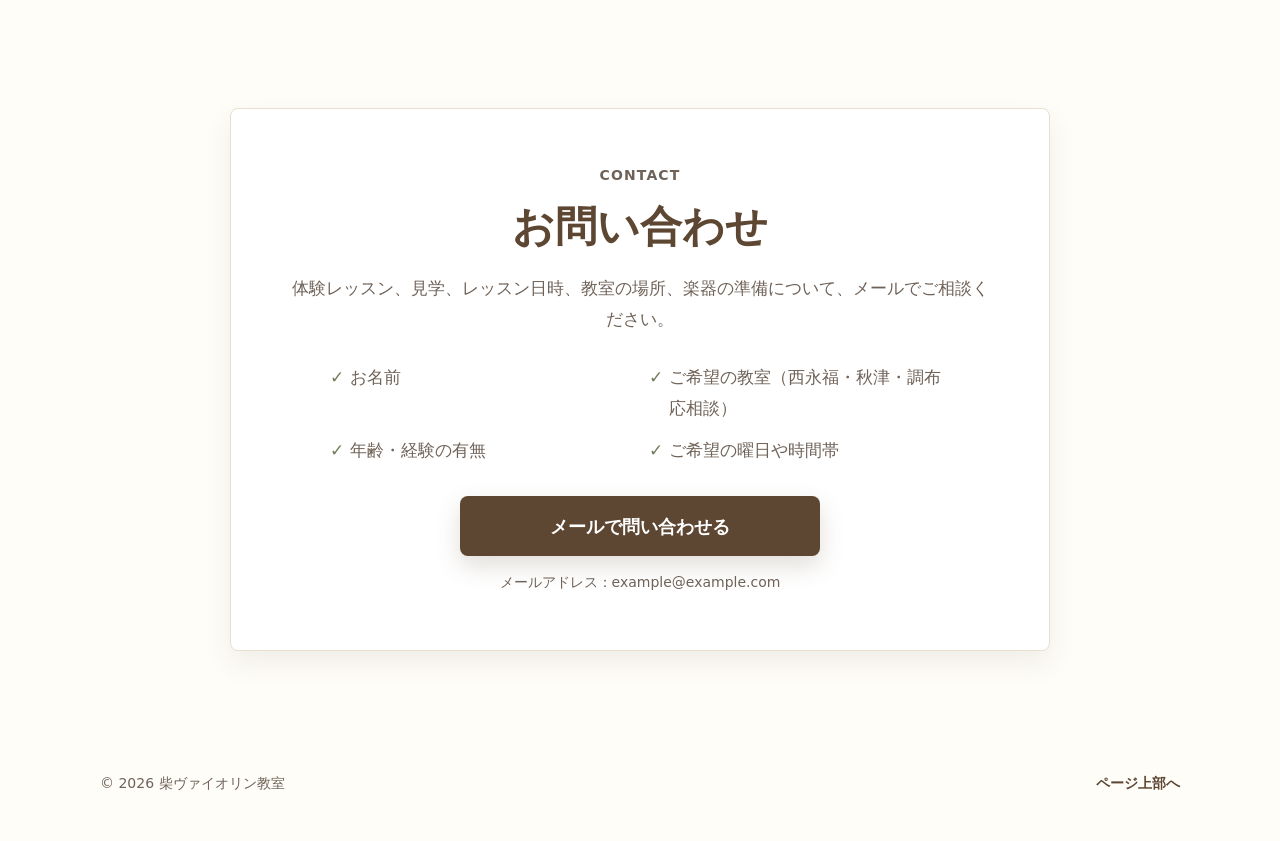
<file: shiba-violin-site/index.html>
<!doctype html>
<html lang="ja">
  <head>
    <meta charset="utf-8">
    <meta name="viewport" content="width=device-width, initial-scale=1">
    <title>柴ヴァイオリン教室 | 西永福・秋津・調布応相談</title>
    <meta name="description" content="柴ヴァイオリン教室は、西永福を中心に、子どもから大人・シニアの方まで基礎から丁寧に学べる個人ヴァイオリン教室です。初心者、趣味の方、経験者、体験レッスンのご相談をメールで受け付けています。">
    <meta name="format-detection" content="telephone=no">
    <meta property="og:type" content="website">
    <meta property="og:title" content="柴ヴァイオリン教室">
    <meta property="og:description" content="お子さまから大人・シニアの方まで、基礎から丁寧に学べるヴァイオリン教室。西永福・秋津・調布応相談。">
    <meta property="og:image" content="assets/images/ogp-placeholder.svg">
    <meta property="og:url" content="https://example.com/">
    <meta name="twitter:card" content="summary_large_image">
    <link rel="canonical" href="https://example.com/">
    <link rel="icon" href="assets/images/favicon.svg" type="image/svg+xml">
    <link rel="stylesheet" href="assets/css/styles.css">
  </head>
  <body>
    <header class="site-header" data-header>
      <a class="brand" href="#top" aria-label="柴ヴァイオリン教室 トップへ">
        <span class="brand-mark" aria-hidden="true">♪</span>
        <span>柴ヴァイオリン教室</span>
      </a>
      <button class="nav-toggle" type="button" aria-expanded="false" aria-controls="site-nav" data-nav-toggle>
        <span></span>
        <span></span>
        <span></span>
        <span class="sr-only">メニュー</span>
      </button>
      <nav id="site-nav" class="site-nav" data-nav>
        <a href="#about">教室について</a>
        <a href="#lessons">レッスン</a>
        <a href="#locations">教室案内</a>
        <a href="#contact">お問い合わせ</a>
      </nav>
    </header>

    <main id="top">
      <section class="hero section">
        <div class="hero-copy">
          <p class="eyebrow">西永福・秋津・調布応相談</p>
          <h1>柴ヴァイオリン教室</h1>
          <p class="lead">お子さまから大人・シニアの方まで、基礎から丁寧に学べるヴァイオリン教室</p>
          <p>趣味で始めたい方、初めて楽器に触れる方、もう一度学び直したい方まで、一人ひとりのペースに合わせて個人レッスンを行います。</p>
          <div class="hero-actions">
            <a class="button button-primary" href="mailto:example@example.com?subject=%E4%BD%93%E9%A8%93%E3%83%AC%E3%83%83%E3%82%B9%E3%83%B3%E3%81%AE%E3%81%94%E7%9B%B8%E8%AB%87">お問い合わせ</a>
            <a class="button button-secondary" href="#lessons">レッスン案内を見る</a>
          </div>
        </div>
        <figure class="hero-media">
          <img src="assets/images/hero-lesson-placeholder.svg" alt="ヴァイオリン教室のレッスン室写真を入れるための仮画像" width="920" height="680">
          <figcaption>写真は仮画像です。レッスン室や教室外観の写真に差し替えできます。</figcaption>
        </figure>
      </section>

      <section id="about" class="section split-section">
        <div>
          <p class="eyebrow">About</p>
          <h2>教室について</h2>
          <p>柴ヴァイオリン教室では、趣味の方から初心者、経験者まで、それぞれの目的に合わせた個人レッスンを大切にしています。</p>
          <p>初めての方には、ヴァイオリンの持ち方、楽譜の読み方、聴音、ソルフェージュなどを、個人の能力や年齢に合わせて基礎から丁寧に指導します。大人の初心者の方も歓迎しています。</p>
          <p>楽しい雰囲気の中で音楽に親しみながら、ヴァイオリンとクラシック音楽を学ぶことで、集中力や表現力、バランスのとれた考え方を育てていきます。</p>
        </div>
        <aside class="note-panel" aria-label="見学と体験レッスン">
          <h3>見学・体験について</h3>
          <p>レッスンの見学、体験レッスンのご相談を受け付けています。楽器をお持ちでない方も、まずはお気軽にメールでお問い合わせください。</p>
          <a href="#contact">相談内容を見る</a>
        </aside>
      </section>

      <section id="features" class="section">
        <div class="section-heading">
          <p class="eyebrow">Features</p>
          <h2>教室の特徴</h2>
        </div>
        <div class="feature-grid">
          <article>
            <h3>子どもからシニアまで</h3>
            <p>年齢や経験に合わせて、無理なく続けられるレッスンを行います。小さなお子さまは個人差を見ながらご相談ください。</p>
          </article>
          <article>
            <h3>初心者歓迎</h3>
            <p>持ち方、音の出し方、楽譜の読み方から丁寧に進めます。親子ともに未経験でも心配ありません。</p>
          </article>
          <article>
            <h3>個人のペースに合わせた指導</h3>
            <p>趣味、学び直し、経験者の継続など、目標に合わせて内容や進度を調整します。</p>
          </article>
          <article>
            <h3>広めの西永福レッスン室</h3>
            <p>メインの西永福教室は、一軒家の1階にある広めのレッスン室です。グランドピアノを備えています。</p>
          </article>
          <article>
            <h3>音楽の基礎も大切に</h3>
            <p>聴音やソルフェージュも取り入れ、音楽を深く理解しながら演奏につなげます。</p>
          </article>
          <article>
            <h3>受験指導について</h3>
            <p>音高・音大受験指導にも対応してきました。現在の受け入れ状況はお問い合わせください。</p>
          </article>
        </div>
      </section>

      <section id="lessons" class="section lesson-section">
        <div class="section-heading">
          <p class="eyebrow">Lessons</p>
          <h2>レッスン案内</h2>
        </div>
        <div class="lesson-layout">
          <div class="lesson-list">
            <article class="lesson-item">
              <h3>個人レッスン</h3>
              <p>柴ヴァイオリン教室では、個人レッスンで指導を行っています。初心者の方には基礎を大切に、経験者の方には現在の課題に合わせて進めます。</p>
            </article>
            <article class="lesson-item">
              <h3>体験レッスン・見学</h3>
              <p>体験レッスンや見学は随時ご相談いただけます。レッスンの雰囲気、通いやすい曜日や時間帯、楽器の準備についてもお問い合わせください。</p>
            </article>
            <article class="lesson-item">
              <h3>合奏・発表の機会</h3>
              <p>旧ホームページでは、希望者向けの合奏や年1回の発表会が紹介されていました。現在の実施状況はお問い合わせ時にご確認ください。</p>
            </article>
          </div>
          <aside class="price-box">
            <h3>月謝・レッスン時間</h3>
            <dl>
              <div>
                <dt>月4回・初級</dt>
                <dd>15,000円から</dd>
              </div>
              <div>
                <dt>1回ごとのレッスン</dt>
                <dd>応相談</dd>
              </div>
              <div>
                <dt>レッスン回数</dt>
                <dd>ご相談可能</dd>
              </div>
            </dl>
            <p class="small">旧ホームページ掲載情報をもとにしています。最新の料金、時間、空き状況はお問い合わせください。</p>
          </aside>
        </div>
      </section>

      <section id="locations" class="section">
        <div class="section-heading">
          <p class="eyebrow">Locations</p>
          <h2>教室案内</h2>
          <p>住所の詳細は、安全面に配慮してお問い合わせ時にご案内します。</p>
        </div>
        <div class="location-grid">
          <article class="location-card main-location">
            <p class="tag">メイン教室</p>
            <h3>西永福教室</h3>
            <p>京王井の頭線 西永福駅周辺。駅から通いやすい、一軒家の1階にある広めのレッスン室です。</p>
            <p>グランドピアノのある落ち着いた空間で、基礎から丁寧にレッスンします。</p>
          </article>
          <article class="location-card">
            <h3>秋津教室</h3>
            <p>JR新秋津駅周辺。詳細な場所やレッスン可能な曜日・時間帯はお問い合わせください。</p>
          </article>
          <article class="location-card subtle">
            <h3>調布教室</h3>
            <p>自宅教室のため、曜日・時間帯により応相談です。ご希望の方はメールでご相談ください。</p>
          </article>
        </div>
      </section>

      <section id="gallery" class="section gallery-section">
        <div class="section-heading">
          <p class="eyebrow">Gallery</p>
          <h2>教室の様子</h2>
          <p>現在は仮画像です。実際の写真が用意できたら、同じファイル名またはHTML内の画像パスを変更して差し替えできます。</p>
        </div>
        <div class="gallery-grid">
          <figure>
            <img src="assets/images/lesson-room-placeholder.svg" alt="レッスン室の写真を入れるための仮画像" width="640" height="440">
            <figcaption>レッスン室</figcaption>
          </figure>
          <figure>
            <img src="assets/images/recital-placeholder.svg" alt="発表会の写真を入れるための仮画像" width="640" height="440">
            <figcaption>発表会</figcaption>
          </figure>
          <figure>
            <img src="assets/images/grand-piano-placeholder.svg" alt="グランドピアノの写真を入れるための仮画像" width="640" height="440">
            <figcaption>グランドピアノ</figcaption>
          </figure>
          <figure>
            <img src="assets/images/violin-placeholder.svg" alt="ヴァイオリンの写真を入れるための仮画像" width="640" height="440">
            <figcaption>ヴァイオリン</figcaption>
          </figure>
        </div>
      </section>

      <section id="video" class="section video-section">
        <div class="video-copy">
          <p class="eyebrow">Video</p>
          <h2>動画</h2>
          <p>講師演奏や発表会の様子を掲載予定です。YouTube動画を公開する場合は、ここに埋め込みコードを追加できます。</p>
        </div>
        <div class="video-placeholder" role="img" aria-label="YouTube動画を後から埋め込むための仮枠">
          <span class="play-mark" aria-hidden="true"></span>
          <p>動画を掲載予定</p>
        </div>
      </section>

      <section id="contact" class="section contact-section">
        <div class="contact-card">
          <p class="eyebrow">Contact</p>
          <h2>お問い合わせ</h2>
          <p>体験レッスン、見学、レッスン日時、教室の場所、楽器の準備について、メールでご相談ください。</p>
          <ul class="contact-list">
            <li>お名前</li>
            <li>ご希望の教室（西永福・秋津・調布応相談）</li>
            <li>年齢・経験の有無</li>
            <li>ご希望の曜日や時間帯</li>
          </ul>
          <a class="button button-primary large" href="mailto:example@example.com?subject=%E6%9F%B4%E3%83%B4%E3%82%A1%E3%82%A4%E3%82%AA%E3%83%AA%E3%83%B3%E6%95%99%E5%AE%A4%E3%81%B8%E3%81%AE%E3%81%94%E7%9B%B8%E8%AB%87&body=%E3%81%8A%E5%90%8D%E5%89%8D%EF%BC%9A%0A%E3%81%94%E5%B8%8C%E6%9C%9B%E3%81%AE%E6%95%99%E5%AE%A4%EF%BC%9A%0A%E5%B9%B4%E9%BD%A2%E3%83%BB%E7%B5%8C%E9%A8%93%EF%BC%9A%0A%E3%81%94%E5%B8%8C%E6%9C%9B%E3%81%AE%E6%9B%9C%E6%97%A5%E3%83%BB%E6%99%82%E9%96%93%E5%B8%AF%EF%BC%9A%0A%E3%81%94%E7%9B%B8%E8%AB%87%E5%86%85%E5%AE%B9%EF%BC%9A">メールで問い合わせる</a>
          <p class="mail-note">メールアドレス：<span data-email-text>example@example.com</span></p>
        </div>
      </section>
    </main>

    <footer class="site-footer">
      <p>&copy; <span data-year></span> 柴ヴァイオリン教室</p>
      <a href="#top">ページ上部へ</a>
    </footer>

    <script src="assets/js/main.js"></script>
  </body>
</html>
</file>
<file: assets/css/styles.css>
:root {
  --bg: #fffdf8;
  --paper: #ffffff;
  --cream: #f7efe1;
  --sand: #e8d8bf;
  --brown: #5d4632;
  --brown-soft: #8a6f55;
  --ink: #342a22;
  --muted: #6f6258;
  --green: #6f7d5d;
  --rose: #b7796c;
  --line: #eadfce;
  --shadow: 0 18px 45px rgba(70, 52, 35, 0.12);
  --radius: 8px;
  --content: 1120px;
}

* {
  box-sizing: border-box;
}

html {
  scroll-behavior: smooth;
}

body {
  margin: 0;
  background-color: var(--bg);
  background-image:
    linear-gradient(rgba(255, 253, 248, 0.82), rgba(255, 253, 248, 0.82)),
    url("../images/HP%20Back.jpg");
  background-position: center;
  background-size: cover;
  background-attachment: fixed;
  color: var(--ink);
  font-family: "Hiragino Sans", "Yu Gothic", "Meiryo", system-ui, sans-serif;
  font-size: 17px;
  line-height: 1.85;
  letter-spacing: 0;
}

img {
  display: block;
  max-width: 100%;
  height: auto;
}

a {
  color: inherit;
}

.sr-only {
  position: absolute;
  width: 1px;
  height: 1px;
  padding: 0;
  margin: -1px;
  overflow: hidden;
  clip: rect(0, 0, 0, 0);
  white-space: nowrap;
  border: 0;
}

.site-header {
  position: sticky;
  top: 0;
  z-index: 20;
  display: flex;
  align-items: center;
  justify-content: space-between;
  gap: 24px;
  min-height: 88px;
  padding: 16px max(20px, calc((100vw - var(--content)) / 2));
  background: rgba(235, 240, 229, 0.96);
  border-bottom: 1px solid var(--line);
  backdrop-filter: blur(12px);
}

.brand {
  display: inline-flex;
  align-items: center;
  gap: 14px;
  min-width: max-content;
  color: var(--brown);
  font-weight: 700;
  text-decoration: none;
}

.brand-mark {
  display: inline-grid;
  width: 34px;
  height: 34px;
  place-items: center;
  border-radius: 50%;
  background: var(--brown);
  color: var(--paper);
  font-size: 18px;
}

.brand-logo {
  width: 56px;
  height: 56px;
  object-fit: contain;
  border-radius: 50%;
}

.site-nav {
  display: flex;
  align-items: center;
  gap: 18px;
  color: var(--muted);
  font-size: 15px;
}

.site-nav a {
  text-decoration: none;
}

.site-nav a:hover,
.site-nav a:focus-visible {
  color: var(--brown);
}

.nav-toggle {
  display: none;
  width: 44px;
  height: 44px;
  padding: 10px;
  border: 1px solid var(--line);
  border-radius: var(--radius);
  background: var(--paper);
}

.nav-toggle span:not(.sr-only) {
  display: block;
  height: 2px;
  margin: 5px 0;
  background: var(--brown);
}

.section {
  max-width: var(--content);
  margin: 0 auto;
  padding: 88px 20px;
}

.hero {
  display: grid;
  grid-template-columns: minmax(0, 1.03fr) minmax(320px, 0.97fr);
  align-items: center;
  gap: 48px;
  min-height: calc(100svh - 72px);
  padding-top: 56px;
  padding-bottom: 56px;
}

.eyebrow {
  margin: 0 0 10px;
  color: var(--green);
  font-size: 14px;
  font-weight: 700;
  letter-spacing: 0.08em;
  text-transform: uppercase;
}

h1,
h2,
h3,
p {
  overflow-wrap: anywhere;
}

h1,
h2,
h3 {
  margin: 0;
  color: var(--brown);
  line-height: 1.35;
}

h1 {
  font-size: clamp(32px, 5.6vw, 64px);
  font-weight: 800;
}

.hero-title-line {
  display: block;
  white-space: nowrap;
}

.hero-title-location {
  margin-top: 8px;
  font-size: clamp(13px, 2vw, 24px);
}

.hero-title-recruitment {
  margin-top: 8px;
}

.hero-updated {
  margin: 10px 0 0;
  color: #d00000;
  font-size: 17px;
  font-weight: 700;
}

h2 {
  font-size: clamp(28px, 4vw, 42px);
}

h3 {
  font-size: 21px;
}

.lead {
  margin: 20px 0 14px;
  color: var(--brown);
  font-size: clamp(21px, 3vw, 29px);
  font-weight: 700;
  line-height: 1.55;
}

.hero-copy p:not(.eyebrow):not(.lead):not(.hero-updated) {
  max-width: 680px;
  color: var(--muted);
}

.hero-actions {
  display: flex;
  flex-wrap: wrap;
  gap: 14px;
  margin-top: 32px;
}

.button {
  display: inline-flex;
  align-items: center;
  justify-content: center;
  min-height: 52px;
  padding: 12px 24px;
  border-radius: var(--radius);
  font-weight: 700;
  text-decoration: none;
  transition:
    transform 160ms ease,
    box-shadow 160ms ease,
    background-color 160ms ease;
}

.button:hover,
.button:focus-visible {
  transform: translateY(-1px);
}

.button-primary {
  background: var(--brown);
  color: var(--paper);
  box-shadow: 0 10px 24px rgba(93, 70, 50, 0.18);
}

.button-primary:hover,
.button-primary:focus-visible {
  background: #493625;
}

.button-secondary {
  border: 1px solid var(--sand);
  background: var(--paper);
  color: var(--brown);
}

.large {
  width: min(100%, 360px);
  min-height: 60px;
  font-size: 18px;
}

.hero-media {
  margin: 96px 0 0;
}

.hero-media img {
  width: 100%;
  border: 1px solid var(--line);
  border-radius: var(--radius);
  background: var(--cream);
  box-shadow: var(--shadow);
}

figcaption {
  margin-top: 10px;
  color: var(--muted);
  font-size: 14px;
  line-height: 1.6;
}

.split-section {
  display: grid;
  grid-template-columns: minmax(0, 1fr) 360px;
  gap: 42px;
  align-items: start;
  border-top: 1px solid var(--line);
}

.split-section p,
.section-heading p,
.lesson-item p,
.location-card p,
.video-copy p,
.contact-card p {
  color: var(--muted);
}

.note-panel,
.price-box,
.contact-card {
  border: 1px solid var(--line);
  border-radius: var(--radius);
  background: var(--paper);
  box-shadow: 0 12px 28px rgba(70, 52, 35, 0.08);
}

.note-panel {
  padding: 28px;
}

.note-panel a {
  color: var(--rose);
  font-weight: 700;
}

.section-heading {
  max-width: 760px;
  margin-bottom: 34px;
}

.feature-grid,
.instructor-grid,
.location-grid,
.gallery-grid {
  display: grid;
  gap: 18px;
}

.feature-grid {
  grid-template-columns: repeat(3, minmax(0, 1fr));
}

.feature-grid article,
.instructor-card,
.location-card,
.lesson-item {
  border: 1px solid var(--line);
  border-radius: var(--radius);
  background: var(--paper);
}

.feature-grid article {
  padding: 26px;
}

.feature-grid p,
.instructor-card p,
.location-card p {
  margin-bottom: 0;
}

.feature-text {
  max-width: 920px;
  padding: 34px;
  border: 1px solid var(--line);
  border-radius: var(--radius);
  background: var(--paper);
  box-shadow: var(--shadow);
}

.feature-text p:last-child {
  margin-bottom: 0;
}

.instructor-section {
  border-top: 1px solid var(--line);
}

.instructor-grid {
  grid-template-columns: repeat(3, minmax(0, 1fr));
}

.instructor-card {
  padding: 18px 18px 26px;
  box-shadow: 0 12px 28px rgba(70, 52, 35, 0.08);
}

.instructor-photo {
  width: 100%;
  aspect-ratio: 1 / 1.08;
  margin-bottom: 22px;
  object-fit: contain;
  object-position: center top;
  border: 1px solid var(--line);
  border-radius: var(--radius);
  background: var(--cream);
}

.instructor-photo-small {
  width: 88%;
  margin-right: auto;
  margin-left: auto;
}

.instructor-card ul {
  margin: 16px 0 0;
  padding-left: 1.2em;
  color: var(--muted);
}

.lesson-section {
  max-width: none;
  background: transparent;
}

.lesson-section > * {
  max-width: var(--content);
  margin-left: auto;
  margin-right: auto;
}

.lesson-layout {
  display: grid;
  grid-template-columns: minmax(0, 1fr) 360px;
  gap: 22px;
}

.lesson-list {
  display: grid;
  gap: 16px;
}

.lesson-item {
  padding: 26px;
}

.price-box {
  padding: 28px;
  align-self: start;
}

.price-box dl {
  margin: 20px 0;
}

.price-box div {
  display: flex;
  justify-content: space-between;
  gap: 18px;
  padding: 14px 0;
  border-bottom: 1px solid var(--line);
}

.price-box dt {
  color: var(--muted);
}

.price-box dd {
  margin: 0;
  color: var(--brown);
  font-weight: 700;
  text-align: right;
}

.small {
  font-size: 14px;
  line-height: 1.7;
}

.location-grid {
  grid-template-columns: repeat(3, minmax(0, 1fr));
}

.location-card {
  padding: 28px;
}

.location-title-nowrap {
  white-space: nowrap;
}

.tag {
  display: inline-flex;
  margin: 0 0 12px;
  padding: 2px 10px;
  border-radius: 999px;
  background: var(--green);
  color: var(--paper);
  font-size: 13px;
  font-weight: 700;
}

.gallery-section {
  border-top: 1px solid var(--line);
}

.gallery-grid {
  grid-template-columns: repeat(4, minmax(0, 1fr));
}

.gallery-grid figure {
  margin: 0;
}

.gallery-grid img {
  width: 100%;
  aspect-ratio: 1.18 / 1;
  object-fit: cover;
  border: 1px solid var(--line);
  border-radius: var(--radius);
  background: var(--cream);
}

.gallery-grid figcaption {
  color: var(--brown);
  font-weight: 700;
}

.gallery-viewer {
  display: grid;
  gap: 18px;
}

.gallery-main {
  width: min(100%, 560px);
  margin: 0 auto;
}

.gallery-main img {
  width: 100%;
  aspect-ratio: 3 / 2;
  object-fit: contain;
  border: 1px solid var(--line);
  border-radius: var(--radius);
  background: var(--cream);
  box-shadow: var(--shadow);
}

.gallery-main figcaption {
  color: var(--brown);
  font-size: 17px;
  font-weight: 700;
  text-align: center;
}

.gallery-thumbnails {
  display: flex;
  flex-wrap: wrap;
  justify-content: center;
  gap: 16px;
}

.gallery-thumbnail {
  display: grid;
  flex: 1 1 120px;
  max-width: 140px;
  gap: 8px;
  padding: 0;
  border: 0;
  background: transparent;
  color: var(--brown);
  font: inherit;
  font-size: 13px;
  font-weight: 700;
  line-height: 1.45;
  text-align: center;
  cursor: pointer;
}

.gallery-thumbnail img {
  width: 100%;
  aspect-ratio: 3 / 2;
  object-fit: contain;
  border: 1px solid var(--line);
  border-radius: var(--radius);
  background: var(--cream);
  transition:
    transform 160ms ease,
    box-shadow 160ms ease;
}

.gallery-thumbnail:hover img,
.gallery-thumbnail:focus-visible img {
  transform: translateY(-2px);
  box-shadow: 0 10px 22px rgba(70, 52, 35, 0.14);
}

.video-section {
  display: grid;
  grid-template-columns: 0.85fr 1.15fr;
  gap: 34px;
  align-items: center;
}

.video-embed {
  width: 100%;
  aspect-ratio: 16 / 9;
  border: 1px solid var(--line);
  border-radius: var(--radius);
  background: #000;
  box-shadow: var(--shadow);
}

.faq-section {
  background: #fffdf8;
}

.faq-list {
  display: grid;
  gap: 14px;
  max-width: 900px;
  margin: 0 auto;
}

.faq-item {
  border: 1px solid var(--line);
  border-radius: var(--radius);
  background: var(--paper);
  box-shadow: 0 10px 24px rgba(72, 58, 43, 0.06);
}

.faq-item summary {
  position: relative;
  padding: 18px 54px 18px 22px;
  color: var(--brown);
  font-weight: 700;
  cursor: pointer;
  list-style: none;
}

.faq-item summary::-webkit-details-marker {
  display: none;
}

.faq-item summary::after {
  content: "＋";
  position: absolute;
  top: 50%;
  right: 22px;
  transform: translateY(-50%);
  color: var(--green);
  font-size: 20px;
}

.faq-item[open] summary::after {
  content: "−";
}

.faq-item p {
  margin: 0;
  padding: 0 22px 20px;
  color: var(--muted);
}

.trial-section {
  border-top: 1px solid var(--line);
}

.trial-steps {
  display: grid;
  grid-template-columns: repeat(3, minmax(0, 1fr));
  gap: 18px;
  margin: 0;
  padding: 0;
  list-style: none;
}

.trial-steps li {
  position: relative;
  padding: 30px 26px 28px;
  border: 1px solid var(--line);
  border-radius: var(--radius);
  background: var(--paper);
  box-shadow: 0 12px 28px rgba(70, 52, 35, 0.08);
}

.step-number {
  display: inline-grid;
  width: 42px;
  height: 42px;
  place-items: center;
  margin-bottom: 18px;
  border-radius: 50%;
  background: var(--green);
  color: var(--paper);
  font-weight: 800;
}

.trial-steps p {
  color: var(--muted);
}

/* Hide the retired standalone START block if it remains in a conflicted deployment. */
.cta-section,
#cta {
  display: none !important;
}

.contact-section {
  padding-top: 40px;
}

.contact-card {
  max-width: 820px;
  margin: 0 auto;
  padding: clamp(28px, 6vw, 54px);
  text-align: center;
}

.contact-list {
  display: grid;
  grid-template-columns: repeat(2, minmax(0, 1fr));
  gap: 10px 18px;
  max-width: 620px;
  margin: 26px auto 30px;
  padding: 0;
  color: var(--muted);
  text-align: left;
  list-style: none;
}

.contact-list li {
  padding-left: 20px;
  position: relative;
}

.contact-list li::before {
  position: absolute;
  left: 0;
  color: var(--green);
  content: "✓";
}

.phone-contact {
  margin-top: 24px;
}

.phone-button {
  gap: 10px;
  margin: 0 auto;
}

.phone-mark {
  font-size: 22px;
}

.phone-button-text {
  display: grid;
  gap: 2px;
  line-height: 1.35;
}

.phone-button-number {
  font-size: 16px;
}

.site-footer {
  display: flex;
  align-items: center;
  justify-content: space-between;
  gap: 16px;
  max-width: var(--content);
  margin: 0 auto;
  padding: 32px 20px 44px;
  color: var(--muted);
  font-size: 14px;
}

.site-footer p {
  margin: 0;
}

.site-footer a {
  color: var(--brown);
  font-weight: 700;
  text-decoration: none;
}

@media (max-width: 920px) {
  .nav-toggle {
    display: block;
  }

  .site-nav {
    position: absolute;
    top: 88px;
    right: 16px;
    left: 16px;
    display: none;
    flex-direction: column;
    align-items: stretch;
    gap: 0;
    padding: 10px;
    border: 1px solid var(--line);
    border-radius: var(--radius);
    background: var(--paper);
    box-shadow: var(--shadow);
  }

  .site-nav.is-open {
    display: flex;
  }

  .site-nav a {
    padding: 13px 12px;
  }

  .hero,
  .split-section,
  .lesson-layout,
  .video-section {
    grid-template-columns: 1fr;
  }

  .hero {
    min-height: auto;
  }

  .hero-media {
    margin-top: 0;
  }

  .feature-grid,
  .instructor-grid,
  .location-grid,
  .gallery-grid,
  .trial-steps {
    grid-template-columns: repeat(2, minmax(0, 1fr));
  }

  .gallery-thumbnails {
    grid-template-columns: repeat(4, minmax(0, 1fr));
  }
}

@media (max-width: 620px) {
  body {
    font-size: 16px;
  }

  .site-header {
    min-height: 76px;
    padding-top: 12px;
    padding-bottom: 12px;
  }

  .brand-logo {
    width: 48px;
    height: 48px;
  }

  .site-nav {
    top: 76px;
  }

  .brand {
    font-size: 16px;
  }

  .section {
    padding: 62px 18px;
  }

  .hero {
    padding-top: 34px;
  }

  .hero-actions,
  .button {
    width: 100%;
  }

  .feature-grid,
  .instructor-grid,
  .location-grid,
  .gallery-grid,
  .trial-steps,
  .contact-list {
    grid-template-columns: 1fr;
  }

  .gallery-thumbnails {
    grid-template-columns: repeat(2, minmax(0, 1fr));
  }

  .price-box div {
    display: block;
  }

  .price-box dd {
    margin-top: 4px;
    text-align: left;
  }

  .site-footer {
    display: block;
  }

  .site-footer a {
    display: inline-block;
    margin-top: 12px;
  }
}
</file>
<file: shiba-violin-site/assets/css/styles.css>
:root {
  --bg: #fffdf8;
  --paper: #ffffff;
  --cream: #f7efe1;
  --sand: #e8d8bf;
  --brown: #5d4632;
  --brown-soft: #8a6f55;
  --ink: #342a22;
  --muted: #6f6258;
  --green: #6f7d5d;
  --rose: #b7796c;
  --line: #eadfce;
  --shadow: 0 18px 45px rgba(70, 52, 35, 0.12);
  --radius: 8px;
  --content: 1120px;
}

* {
  box-sizing: border-box;
}

html {
  scroll-behavior: smooth;
}

body {
  margin: 0;
  background: var(--bg);
  color: var(--ink);
  font-family: "Hiragino Sans", "Yu Gothic", "Meiryo", system-ui, sans-serif;
  font-size: 17px;
  line-height: 1.85;
  letter-spacing: 0;
}

img {
  display: block;
  max-width: 100%;
  height: auto;
}

a {
  color: inherit;
}

.sr-only {
  position: absolute;
  width: 1px;
  height: 1px;
  padding: 0;
  margin: -1px;
  overflow: hidden;
  clip: rect(0, 0, 0, 0);
  white-space: nowrap;
  border: 0;
}

.site-header {
  position: sticky;
  top: 0;
  z-index: 20;
  display: flex;
  align-items: center;
  justify-content: space-between;
  gap: 24px;
  min-height: 72px;
  padding: 12px max(20px, calc((100vw - var(--content)) / 2));
  background: rgba(255, 253, 248, 0.94);
  border-bottom: 1px solid var(--line);
  backdrop-filter: blur(12px);
}

.brand {
  display: inline-flex;
  align-items: center;
  gap: 10px;
  min-width: max-content;
  color: var(--brown);
  font-weight: 700;
  text-decoration: none;
}

.brand-mark {
  display: inline-grid;
  width: 34px;
  height: 34px;
  place-items: center;
  border-radius: 50%;
  background: var(--brown);
  color: var(--paper);
  font-size: 18px;
}

.site-nav {
  display: flex;
  align-items: center;
  gap: 18px;
  color: var(--muted);
  font-size: 15px;
}

.site-nav a {
  text-decoration: none;
}

.site-nav a:hover,
.site-nav a:focus-visible {
  color: var(--brown);
}

.nav-toggle {
  display: none;
  width: 44px;
  height: 44px;
  padding: 10px;
  border: 1px solid var(--line);
  border-radius: var(--radius);
  background: var(--paper);
}

.nav-toggle span:not(.sr-only) {
  display: block;
  height: 2px;
  margin: 5px 0;
  background: var(--brown);
}

.section {
  max-width: var(--content);
  margin: 0 auto;
  padding: 88px 20px;
}

.hero {
  display: grid;
  grid-template-columns: minmax(0, 1.03fr) minmax(320px, 0.97fr);
  align-items: center;
  gap: 48px;
  min-height: calc(100svh - 72px);
  padding-top: 56px;
  padding-bottom: 56px;
}

.eyebrow {
  margin: 0 0 10px;
  color: var(--green);
  font-size: 14px;
  font-weight: 700;
  letter-spacing: 0.08em;
  text-transform: uppercase;
}

h1,
h2,
h3,
p {
  overflow-wrap: anywhere;
}

h1,
h2,
h3 {
  margin: 0;
  color: var(--brown);
  line-height: 1.35;
}

h1 {
  font-size: clamp(40px, 7vw, 72px);
  font-weight: 800;
}

h2 {
  font-size: clamp(28px, 4vw, 42px);
}

h3 {
  font-size: 21px;
}

.lead {
  margin: 20px 0 14px;
  color: var(--brown);
  font-size: clamp(21px, 3vw, 29px);
  font-weight: 700;
  line-height: 1.55;
}

.hero-copy p:not(.eyebrow):not(.lead) {
  max-width: 680px;
  color: var(--muted);
}

.hero-actions {
  display: flex;
  flex-wrap: wrap;
  gap: 14px;
  margin-top: 32px;
}

.button {
  display: inline-flex;
  align-items: center;
  justify-content: center;
  min-height: 52px;
  padding: 12px 24px;
  border-radius: var(--radius);
  font-weight: 700;
  text-decoration: none;
  transition: transform 160ms ease, box-shadow 160ms ease, background-color 160ms ease;
}

.button:hover,
.button:focus-visible {
  transform: translateY(-1px);
}

.button-primary {
  background: var(--brown);
  color: var(--paper);
  box-shadow: 0 10px 24px rgba(93, 70, 50, 0.18);
}

.button-primary:hover,
.button-primary:focus-visible {
  background: #493625;
}

.button-secondary {
  border: 1px solid var(--sand);
  background: var(--paper);
  color: var(--brown);
}

.large {
  width: min(100%, 360px);
  min-height: 60px;
  font-size: 18px;
}

.hero-media {
  margin: 0;
}

.hero-media img {
  width: 100%;
  border: 1px solid var(--line);
  border-radius: var(--radius);
  background: var(--cream);
  box-shadow: var(--shadow);
}

figcaption {
  margin-top: 10px;
  color: var(--muted);
  font-size: 14px;
  line-height: 1.6;
}

.split-section {
  display: grid;
  grid-template-columns: minmax(0, 1fr) 360px;
  gap: 42px;
  align-items: start;
  border-top: 1px solid var(--line);
}

.split-section p,
.section-heading p,
.lesson-item p,
.location-card p,
.video-copy p,
.contact-card p {
  color: var(--muted);
}

.note-panel,
.price-box,
.contact-card {
  border: 1px solid var(--line);
  border-radius: var(--radius);
  background: var(--paper);
  box-shadow: 0 12px 28px rgba(70, 52, 35, 0.08);
}

.note-panel {
  padding: 28px;
}

.note-panel a {
  color: var(--rose);
  font-weight: 700;
}

.section-heading {
  max-width: 760px;
  margin-bottom: 34px;
}

.feature-grid,
.location-grid,
.gallery-grid {
  display: grid;
  gap: 18px;
}

.feature-grid {
  grid-template-columns: repeat(3, minmax(0, 1fr));
}

.feature-grid article,
.location-card,
.lesson-item {
  border: 1px solid var(--line);
  border-radius: var(--radius);
  background: var(--paper);
}

.feature-grid article {
  padding: 26px;
}

.feature-grid p,
.location-card p {
  margin-bottom: 0;
}

.lesson-section {
  max-width: none;
  background: linear-gradient(180deg, var(--cream), #fffaf1);
}

.lesson-section > * {
  max-width: var(--content);
  margin-left: auto;
  margin-right: auto;
}

.lesson-layout {
  display: grid;
  grid-template-columns: minmax(0, 1fr) 360px;
  gap: 22px;
}

.lesson-list {
  display: grid;
  gap: 16px;
}

.lesson-item {
  padding: 26px;
}

.price-box {
  padding: 28px;
  align-self: start;
}

.price-box dl {
  margin: 20px 0;
}

.price-box div {
  display: flex;
  justify-content: space-between;
  gap: 18px;
  padding: 14px 0;
  border-bottom: 1px solid var(--line);
}

.price-box dt {
  color: var(--muted);
}

.price-box dd {
  margin: 0;
  color: var(--brown);
  font-weight: 700;
  text-align: right;
}

.small {
  font-size: 14px;
  line-height: 1.7;
}

.location-grid {
  grid-template-columns: 1.3fr 1fr 1fr;
}

.location-card {
  padding: 28px;
}

.main-location {
  background: #fbf6ec;
}

.subtle {
  background: #fafafa;
}

.tag {
  display: inline-flex;
  margin: 0 0 12px;
  padding: 2px 10px;
  border-radius: 999px;
  background: var(--green);
  color: var(--paper);
  font-size: 13px;
  font-weight: 700;
}

.gallery-section {
  border-top: 1px solid var(--line);
}

.gallery-grid {
  grid-template-columns: repeat(4, minmax(0, 1fr));
}

.gallery-grid figure {
  margin: 0;
}

.gallery-grid img {
  width: 100%;
  aspect-ratio: 1.18 / 1;
  object-fit: cover;
  border: 1px solid var(--line);
  border-radius: var(--radius);
  background: var(--cream);
}

.gallery-grid figcaption {
  color: var(--brown);
  font-weight: 700;
}

.video-section {
  display: grid;
  grid-template-columns: 0.85fr 1.15fr;
  gap: 34px;
  align-items: center;
}

.video-placeholder {
  display: grid;
  min-height: 330px;
  place-items: center;
  padding: 24px;
  border: 1px dashed var(--brown-soft);
  border-radius: var(--radius);
  background: #f6f7f2;
  color: var(--brown);
  text-align: center;
}

.play-mark {
  width: 74px;
  height: 74px;
  margin-bottom: 10px;
  border-radius: 50%;
  background: var(--brown);
  clip-path: polygon(28% 18%, 28% 82%, 82% 50%);
}

.contact-section {
  padding-top: 40px;
}

.contact-card {
  max-width: 820px;
  margin: 0 auto;
  padding: clamp(28px, 6vw, 54px);
  text-align: center;
}

.contact-list {
  display: grid;
  grid-template-columns: repeat(2, minmax(0, 1fr));
  gap: 10px 18px;
  max-width: 620px;
  margin: 26px auto 30px;
  padding: 0;
  color: var(--muted);
  text-align: left;
  list-style: none;
}

.contact-list li {
  padding-left: 20px;
  position: relative;
}

.contact-list li::before {
  position: absolute;
  left: 0;
  color: var(--green);
  content: "✓";
}

.mail-note {
  margin-bottom: 0;
  font-size: 14px;
}

.site-footer {
  display: flex;
  align-items: center;
  justify-content: space-between;
  gap: 16px;
  max-width: var(--content);
  margin: 0 auto;
  padding: 32px 20px 44px;
  color: var(--muted);
  font-size: 14px;
}

.site-footer p {
  margin: 0;
}

.site-footer a {
  color: var(--brown);
  font-weight: 700;
  text-decoration: none;
}

@media (max-width: 920px) {
  .nav-toggle {
    display: block;
  }

  .site-nav {
    position: absolute;
    top: 72px;
    right: 16px;
    left: 16px;
    display: none;
    flex-direction: column;
    align-items: stretch;
    gap: 0;
    padding: 10px;
    border: 1px solid var(--line);
    border-radius: var(--radius);
    background: var(--paper);
    box-shadow: var(--shadow);
  }

  .site-nav.is-open {
    display: flex;
  }

  .site-nav a {
    padding: 13px 12px;
  }

  .hero,
  .split-section,
  .lesson-layout,
  .video-section {
    grid-template-columns: 1fr;
  }

  .hero {
    min-height: auto;
  }

  .feature-grid,
  .location-grid,
  .gallery-grid {
    grid-template-columns: repeat(2, minmax(0, 1fr));
  }
}

@media (max-width: 620px) {
  body {
    font-size: 16px;
  }

  .site-header {
    min-height: 66px;
  }

  .brand {
    font-size: 16px;
  }

  .section {
    padding: 62px 18px;
  }

  .hero {
    padding-top: 34px;
  }

  .hero-actions,
  .button {
    width: 100%;
  }

  .feature-grid,
  .location-grid,
  .gallery-grid,
  .contact-list {
    grid-template-columns: 1fr;
  }

  .price-box div {
    display: block;
  }

  .price-box dd {
    margin-top: 4px;
    text-align: left;
  }

  .video-placeholder {
    min-height: 230px;
  }

  .site-footer {
    display: block;
  }

  .site-footer a {
    display: inline-block;
    margin-top: 12px;
  }
}
</file>
